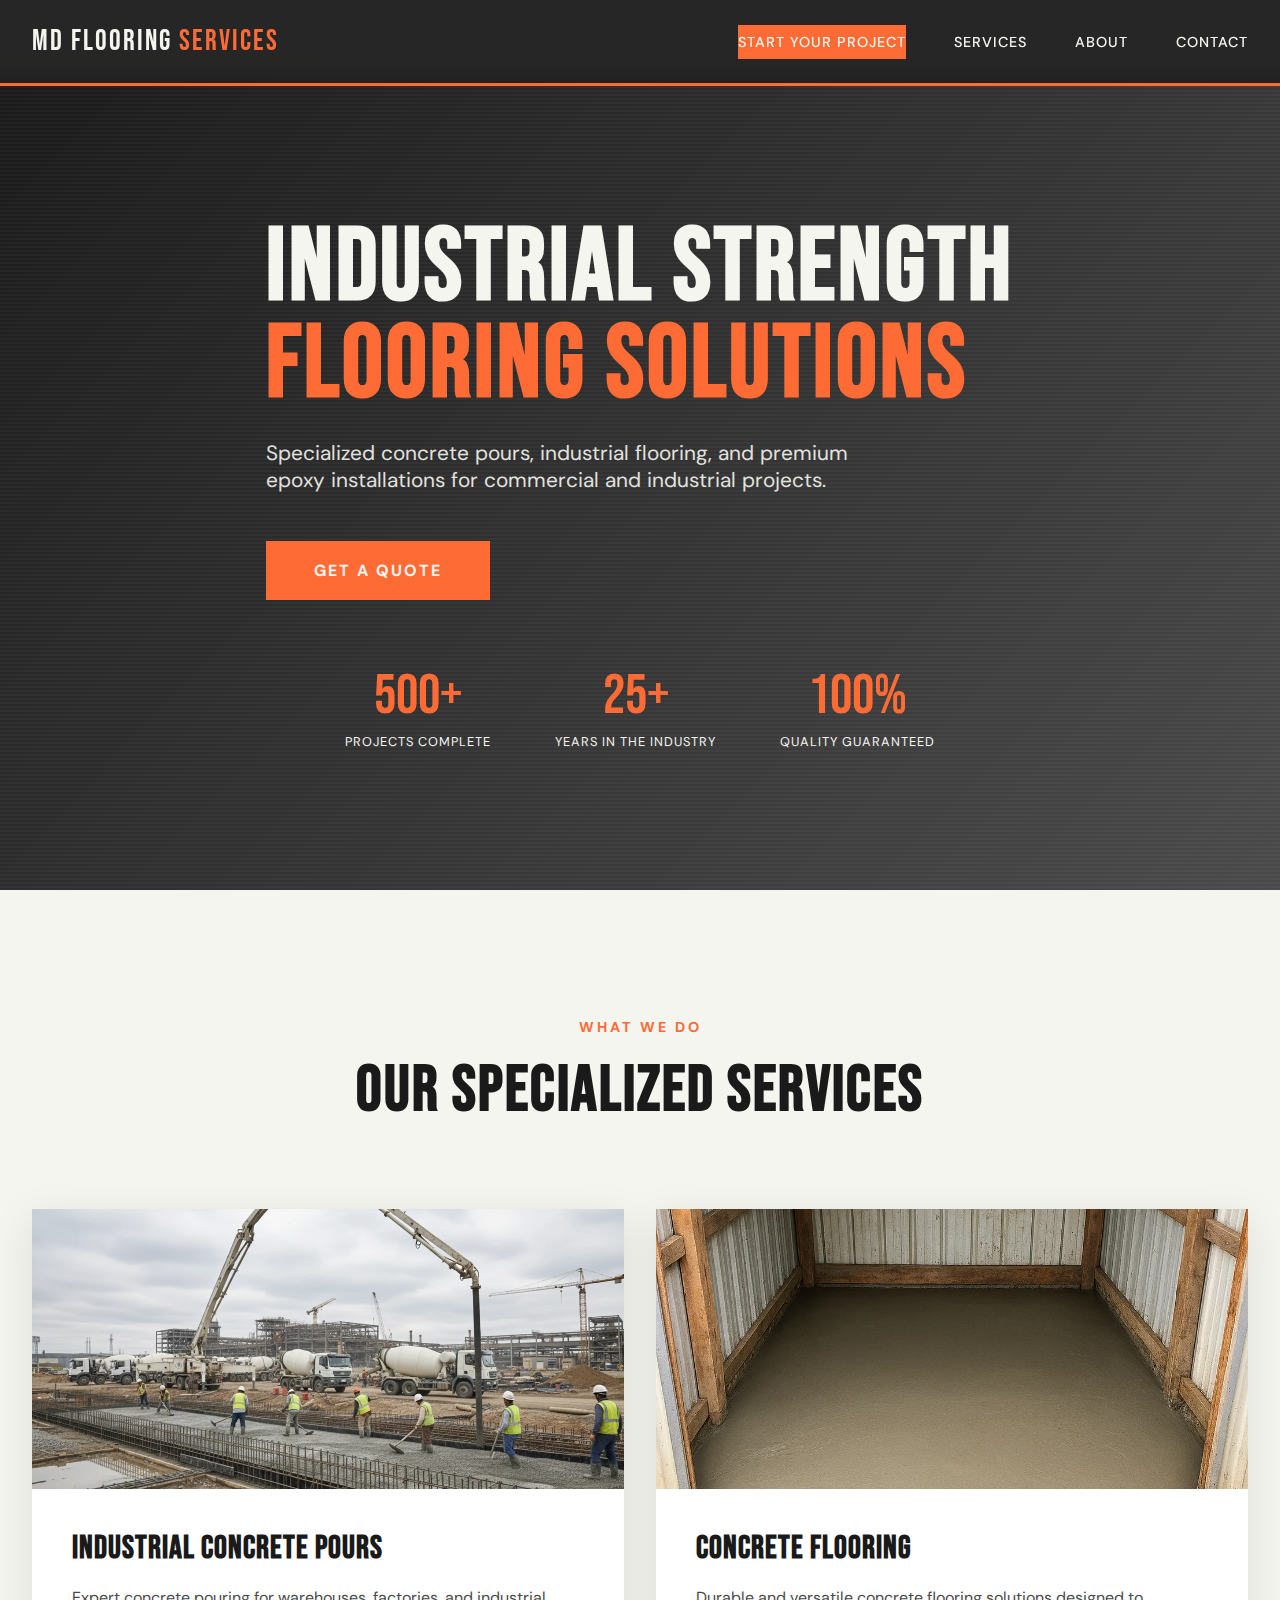
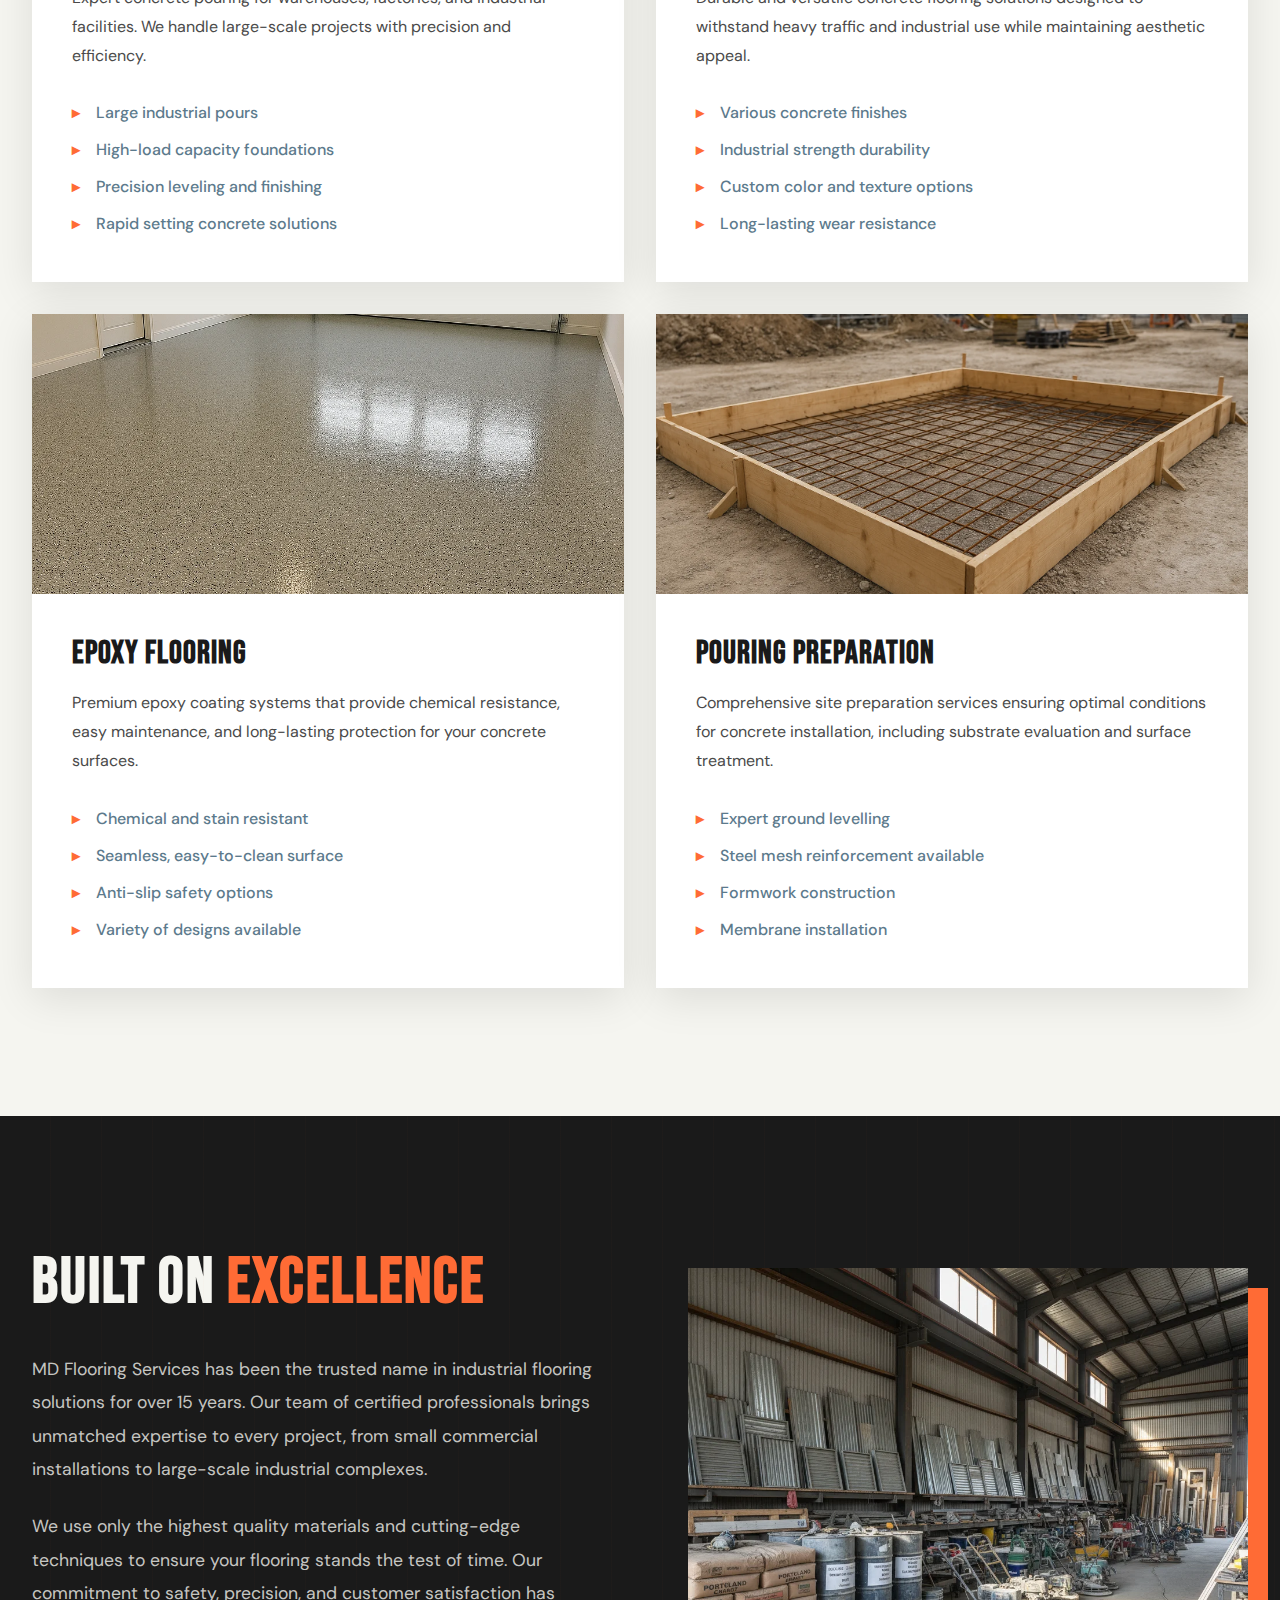
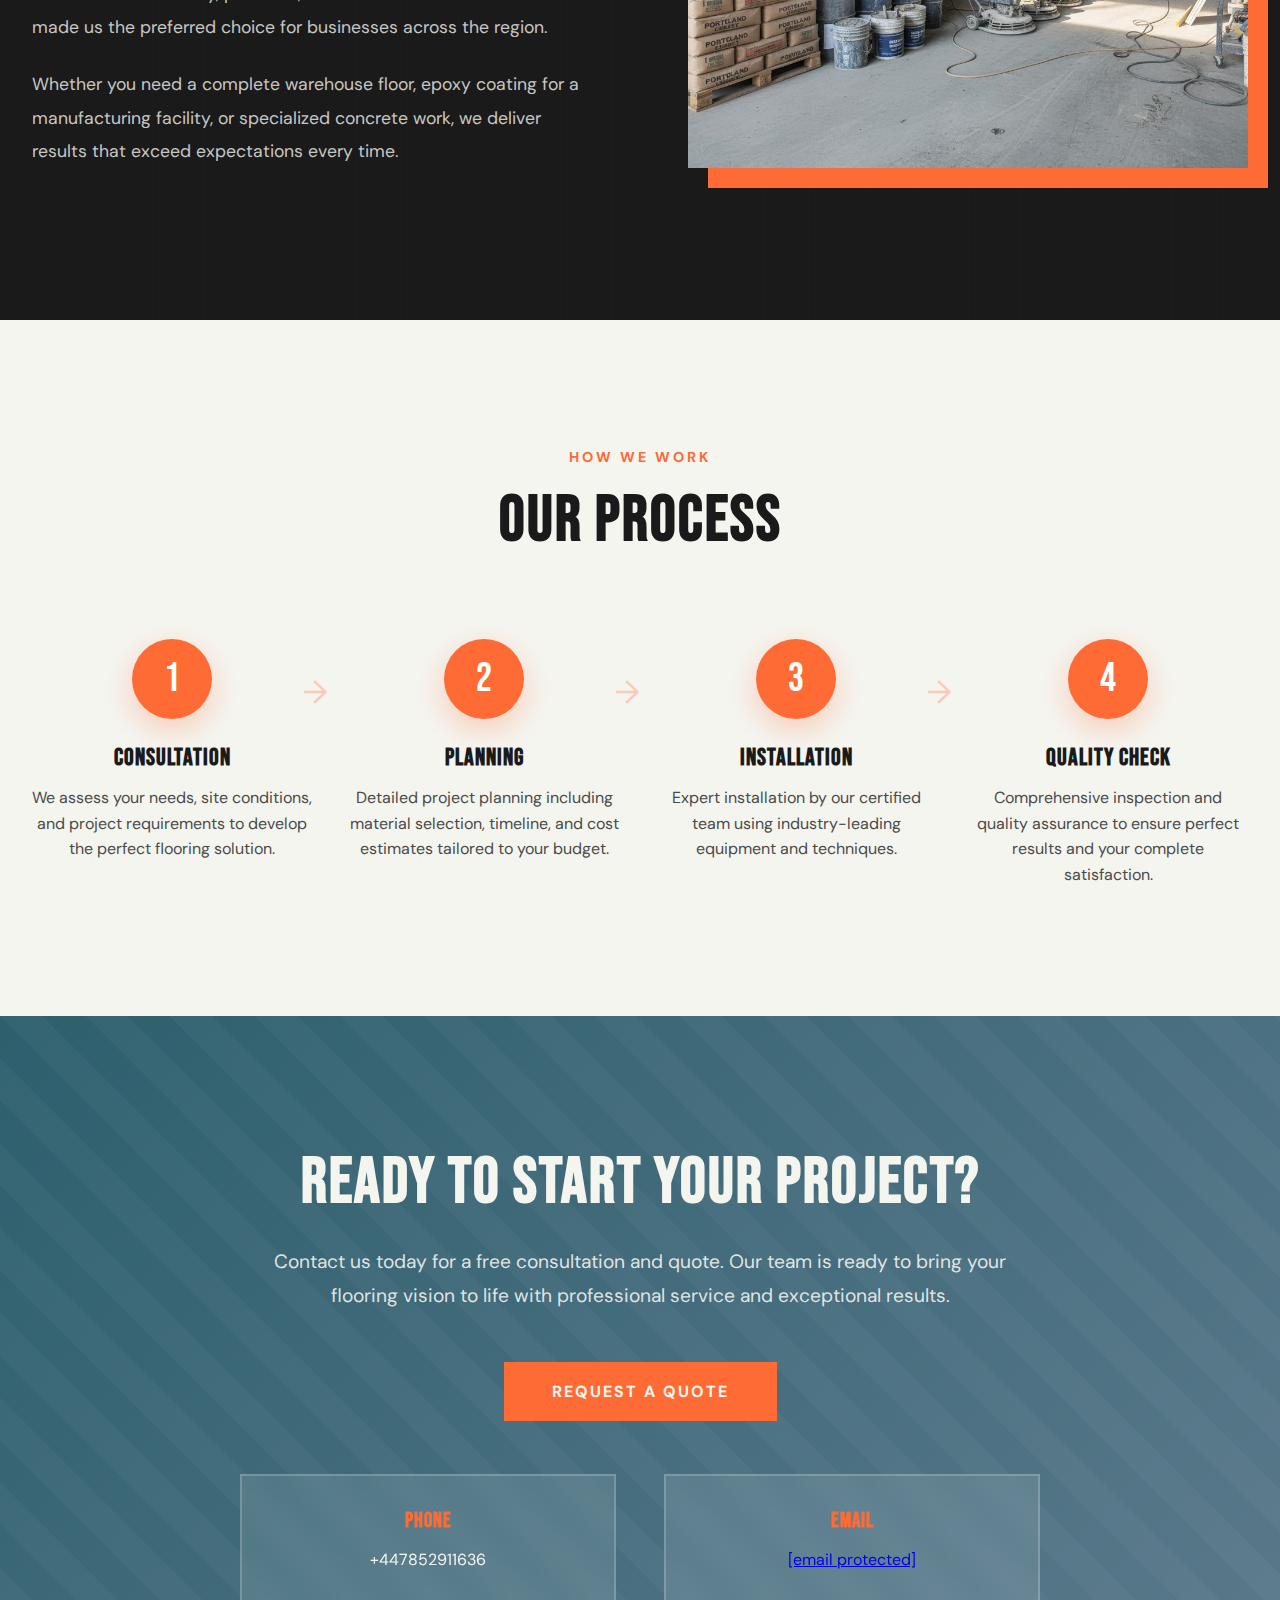
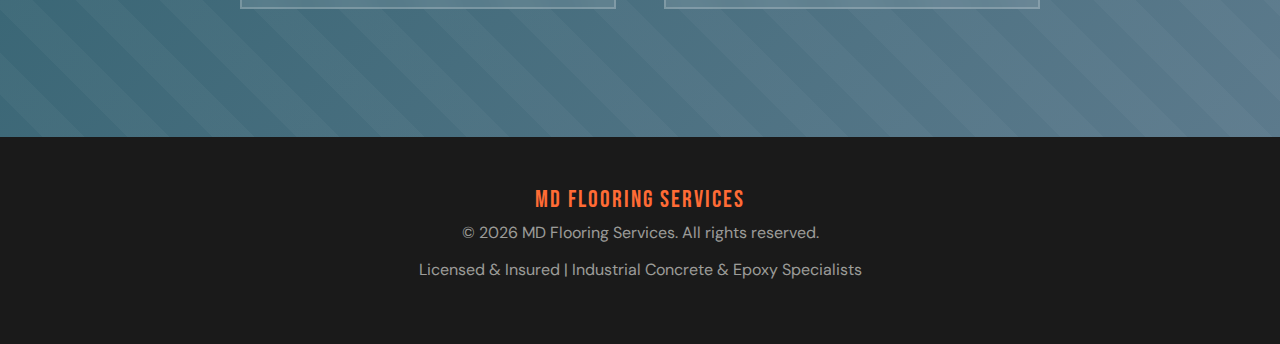
<file: index.html>
<!DOCTYPE html>
<html lang="en">
<head>
    <meta charset="UTF-8">
    <meta name="viewport" content="width=device-width, initial-scale=1.0">
    <title>MD Flooring Services | Industrial Concrete & Epoxy Specialists</title>
    <link rel="preconnect" href="https://fonts.googleapis.com">
    <link rel="preconnect" href="https://fonts.gstatic.com" crossorigin>
    <link href="https://fonts.googleapis.com/css2?family=Bebas+Neue&family=DM+Sans:wght@400;500;700&display=swap" rel="stylesheet">
    <link rel="stylesheet" href="styles.css">
</head>
<body>
    <!-- Navigation -->
    <nav>
        <div class="nav-container">
            <div class="logo">
                MD FLOORING <span>SERVICES</span>
            </div>
            <div class="mobile-menu-toggle" onclick="toggleMenu()">
                <span></span>
                <span></span>
                <span></span>
            </div>
            <ul class="nav-links" id="navLinks">
                <li><a href="quote.html" class="nav-cta" onclick="closeMenu()">Start Your Project</a></li>
                <li><a href="services.html" onclick="closeMenu()">Services</a></li>
                <li><a href="about.html" onclick="closeMenu()">About</a></li>
                <li><a href="contact.html" onclick="closeMenu()">Contact</a></li>
            </ul>
        </div>
    </nav>

    <!-- Hero Section -->
    <section class="hero">
        <div class="hero-content">
            <h1 class="hero-title">
                INDUSTRIAL STRENGTH
                <span>FLOORING SOLUTIONS</span>
            </h1>
            <p class="hero-subtitle">
                Specialized concrete pours, industrial flooring, and premium epoxy installations for commercial and industrial projects.
            </p>
            <a href="quote.html" class="cta-button">Get a Quote</a>
            <div class="hero-stats">
                <div class="stat">
                    <div class="stat-number">500+</div>
                    <div class="stat-label">Projects Complete</div>
                </div>
                <div class="stat">
                    <div class="stat-number">25+</div>
                    <div class="stat-label">Years in the Industry</div>
                </div>
                <div class="stat">
                    <div class="stat-number">100%</div>
                    <div class="stat-label">Quality Guaranteed</div>
                </div>
            </div>
        </div>
    </section>

    <!-- Services Section -->
    <section id="services" class="services">
        <div class="container">
            <div class="section-header">
                <div class="section-label">What We Do</div>
                <h2 class="section-title">Our Specialized Services</h2>
            </div>

            <div class="services-grid">
                <a href="services.html#industrial-concrete" class="service-card">
                    <div class="service-image">
                        <img src="Images/Industrial_pour.png" alt="Industrial Concrete Pours">
                    </div>
                    <div class="service-content">
                        <div class="service-number">01</div>
                        <h3 class="service-title">Industrial Concrete Pours</h3>
                        <p class="service-description">
                            Expert concrete pouring for warehouses, factories, and industrial facilities. We handle large-scale projects with precision and efficiency.
                        </p>
                        <ul class="service-features">
                            <li>Large industrial pours</li>
                            <li>High-load capacity foundations</li>
                            <li>Precision leveling and finishing</li>
                            <li>Rapid setting concrete solutions</li>
                        </ul>
                    </div>
                </a>

                <a href="services.html#concrete-flooring" class="service-card">
                    <div class="service-image">
                        <img src="Images/Concrete_flooring.png" alt="Concrete Flooring">
                    </div>
                    <div class="service-content">
                        <div class="service-number">02</div>
                        <h3 class="service-title">Concrete Flooring</h3>
                        <p class="service-description">
                            Durable and versatile concrete flooring solutions designed to withstand heavy traffic and industrial use while maintaining aesthetic appeal.
                        </p>
                        <ul class="service-features">
                            <li>Various concrete finishes</li>
                            <li>Industrial strength durability</li>
                            <li>Custom color and texture options</li>
                            <li>Long-lasting wear resistance</li>
                        </ul>
                    </div>
                </a>

                <a href="services.html#epoxy-flooring" class="service-card">
                    <div class="service-image">
                        <img src="Images/Epoxy_flooring.png" alt="Epoxy Flooring">
                    </div>
                    <div class="service-content">
                        <div class="service-number">03</div>
                        <h3 class="service-title">Epoxy Flooring</h3>
                        <p class="service-description">
                            Premium epoxy coating systems that provide chemical resistance, easy maintenance, and long-lasting protection for your concrete surfaces.
                        </p>
                        <ul class="service-features">
                            <li>Chemical and stain resistant</li>
                            <li>Seamless, easy-to-clean surface</li>
                            <li>Anti-slip safety options</li>
                            <li>Variety of designs available</li>
                        </ul>
                    </div>
                </a>

                <a href="services.html#pouring-preparation" class="service-card">
                    <div class="service-image">
                        <img src="Images/Pouring_preparation.png" alt="Pouring Preparation">
                    </div>
                    <div class="service-content">
                        <div class="service-number">04</div>
                        <h3 class="service-title">Pouring Preparation</h3>
                        <p class="service-description">
                            Comprehensive site preparation services ensuring optimal conditions for concrete installation, including substrate evaluation and surface treatment.
                        </p>
                        <ul class="service-features">
                            <li>Expert ground levelling</li>
                            <li>Steel mesh reinforcement available</li>
                            <li>Formwork construction</li>
                            <li>Membrane installation</li>
                        </ul>
                    </div>
                </a>
            </div>
        </div>
    </section>

    <!-- About Section -->
    <section id="about" class="about">
        <div class="about-content">
            <div class="about-text">
                <h2>
                    BUILT ON <span>EXCELLENCE</span>
                </h2>
                <p>
                    MD Flooring Services has been the trusted name in industrial flooring solutions for over 15 years. Our team of certified professionals brings unmatched expertise to every project, from small commercial installations to large-scale industrial complexes.
                </p>
                <p>
                    We use only the highest quality materials and cutting-edge techniques to ensure your flooring stands the test of time. Our commitment to safety, precision, and customer satisfaction has made us the preferred choice for businesses across the region.
                </p>
                <p>
                    Whether you need a complete warehouse floor, epoxy coating for a manufacturing facility, or specialized concrete work, we deliver results that exceed expectations every time.
                </p>
            </div>
            <div class="about-image">
                <img src="Images/Homepage_photo_card_big.png" alt="MD Flooring Services Facility">
            </div>
        </div>
    </section>

    <!-- Process Section -->
    <section id="process" class="process">
        <div class="container">
            <div class="section-header">
                <div class="section-label">How We Work</div>
                <h2 class="section-title">Our Process</h2>
            </div>

            <div class="process-steps">
                <div class="step">
                    <div class="step-number">1</div>
                    <h3 class="step-title">Consultation</h3>
                    <p class="step-description">
                        We assess your needs, site conditions, and project requirements to develop the perfect flooring solution.
                    </p>
                </div>

                <div class="step">
                    <div class="step-number">2</div>
                    <h3 class="step-title">Planning</h3>
                    <p class="step-description">
                        Detailed project planning including material selection, timeline, and cost estimates tailored to your budget.
                    </p>
                </div>

                <div class="step">
                    <div class="step-number">3</div>
                    <h3 class="step-title">Installation</h3>
                    <p class="step-description">
                        Expert installation by our certified team using industry-leading equipment and techniques.
                    </p>
                </div>

                <div class="step">
                    <div class="step-number">4</div>
                    <h3 class="step-title">Quality Check</h3>
                    <p class="step-description">
                        Comprehensive inspection and quality assurance to ensure perfect results and your complete satisfaction.
                    </p>
                </div>
            </div>
        </div>
    </section>

    <!-- Contact Section -->
    <section id="contact" class="contact">
        <div class="contact-content">
            <h2>Ready to Start Your Project?</h2>
            <p>
                Contact us today for a free consultation and quote. Our team is ready to bring your flooring vision to life with professional service and exceptional results.
            </p>
            <a href="quote.html" class="cta-button">Request a Quote</a>

            <div class="contact-info">
                <div class="contact-item">
                    <h3>Phone</h3>
                    <p>+447852911636</p>
                </div>
                <div class="contact-item">
                    <h3>Email</h3>
                    <p><a href="/cdn-cgi/l/email-protection" class="__cf_email__" data-cfemail="610c05070d0e0e13080f061211040208000d08121521060c00080d4f020e0c">[email&#160;protected]</a></p>
                </div>
            </div>
        </div>
    </section>

    <!-- Footer -->
    <footer>
        <div class="footer-logo">MD FLOORING SERVICES</div>
        <p>&copy; 2026 MD Flooring Services. All rights reserved.</p>
        <p>Licensed & Insured | Industrial Concrete & Epoxy Specialists</p>
    </footer>

    <script>
        function toggleMenu() {
            const navLinks = document.getElementById('navLinks');
            const toggle = document.querySelector('.mobile-menu-toggle');
            navLinks.classList.toggle('active');
            toggle.classList.toggle('active');
        }

        function closeMenu() {
            const navLinks = document.getElementById('navLinks');
            const toggle = document.querySelector('.mobile-menu-toggle');
            navLinks.classList.remove('active');
            toggle.classList.remove('active');
        }

        // Close menu when clicking outside
        document.addEventListener('click', function(event) {
            const navLinks = document.getElementById('navLinks');
            const toggle = document.querySelector('.mobile-menu-toggle');
            const nav = document.querySelector('nav');
            
            if (!nav.contains(event.target) && navLinks.classList.contains('active')) {
                closeMenu();
            }
        });

        // Reset menu state on page load to fix back button issue
        window.addEventListener('DOMContentLoaded', function() {
            const navLinks = document.getElementById('navLinks');
            const toggle = document.querySelector('.mobile-menu-toggle');
            if (navLinks && toggle) {
                navLinks.classList.remove('active');
                toggle.classList.remove('active');
            }
        });
    </script>
</body>
</html>
</file>
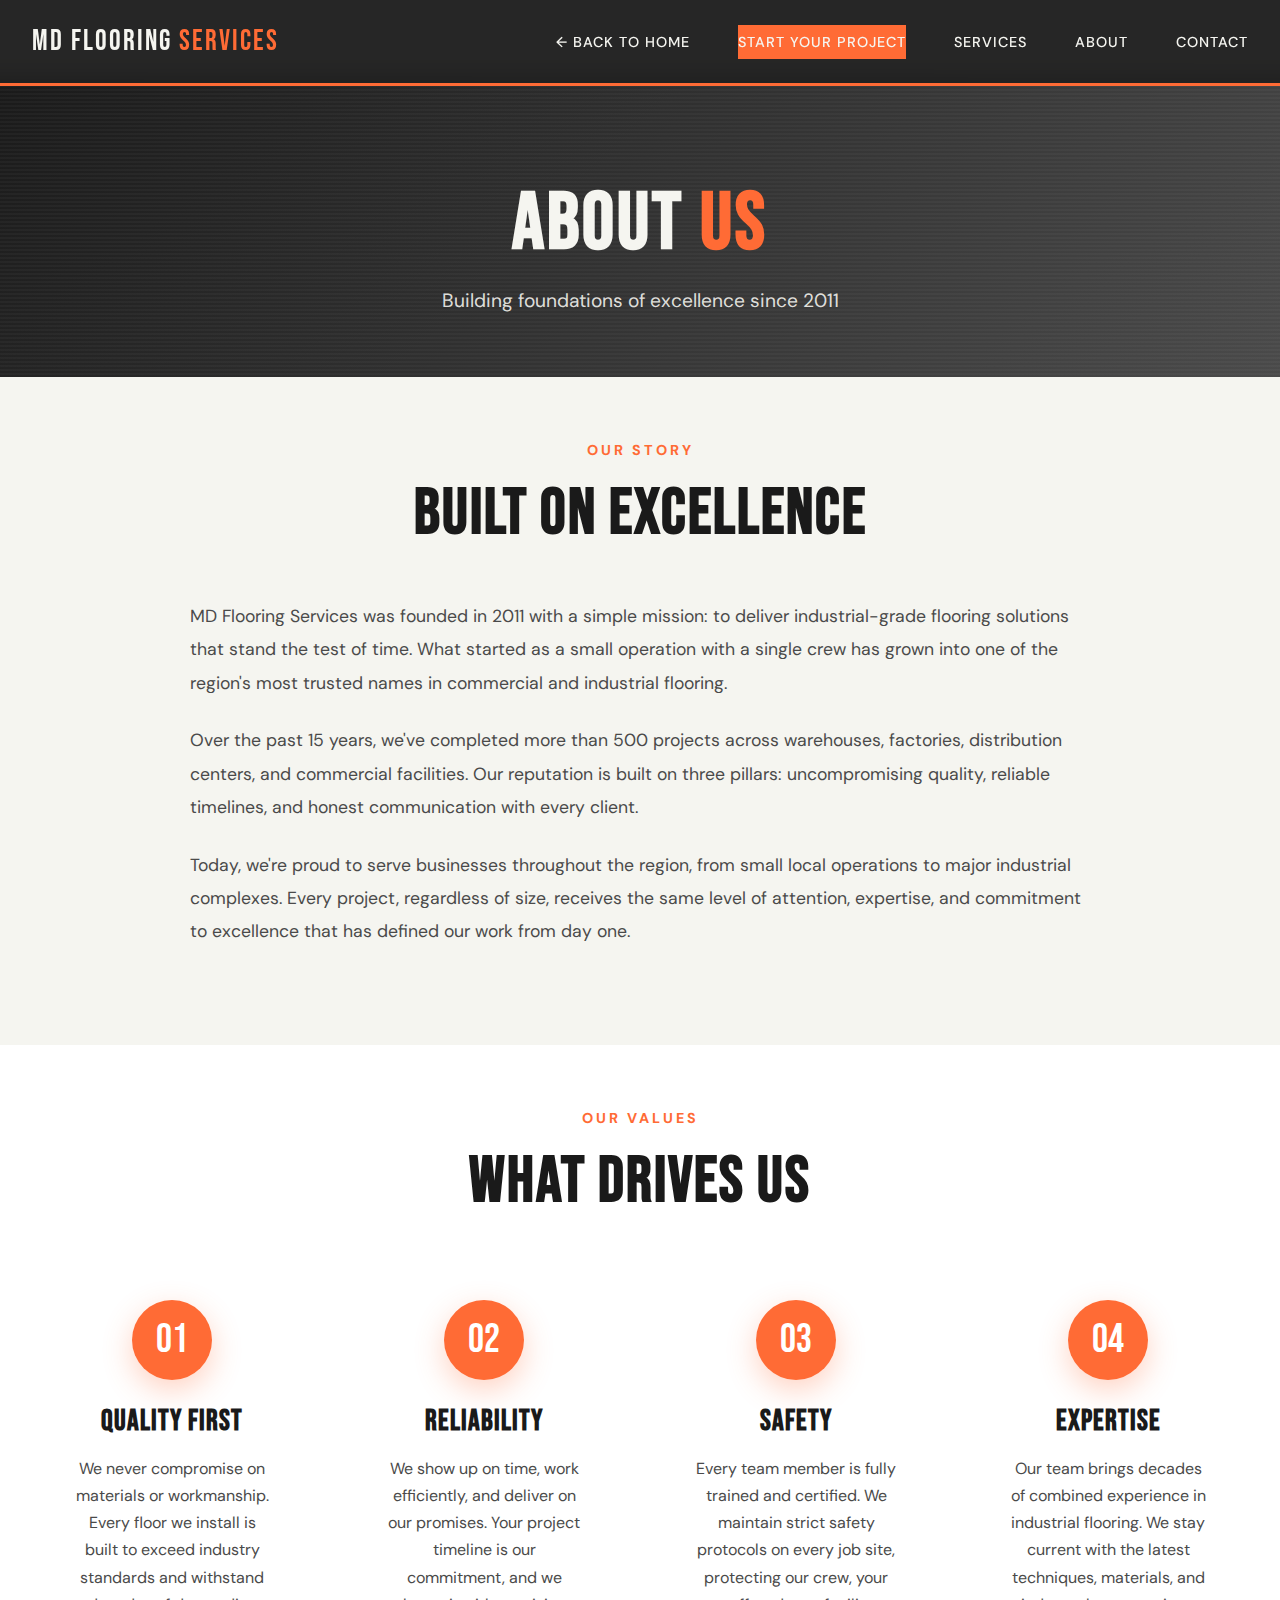
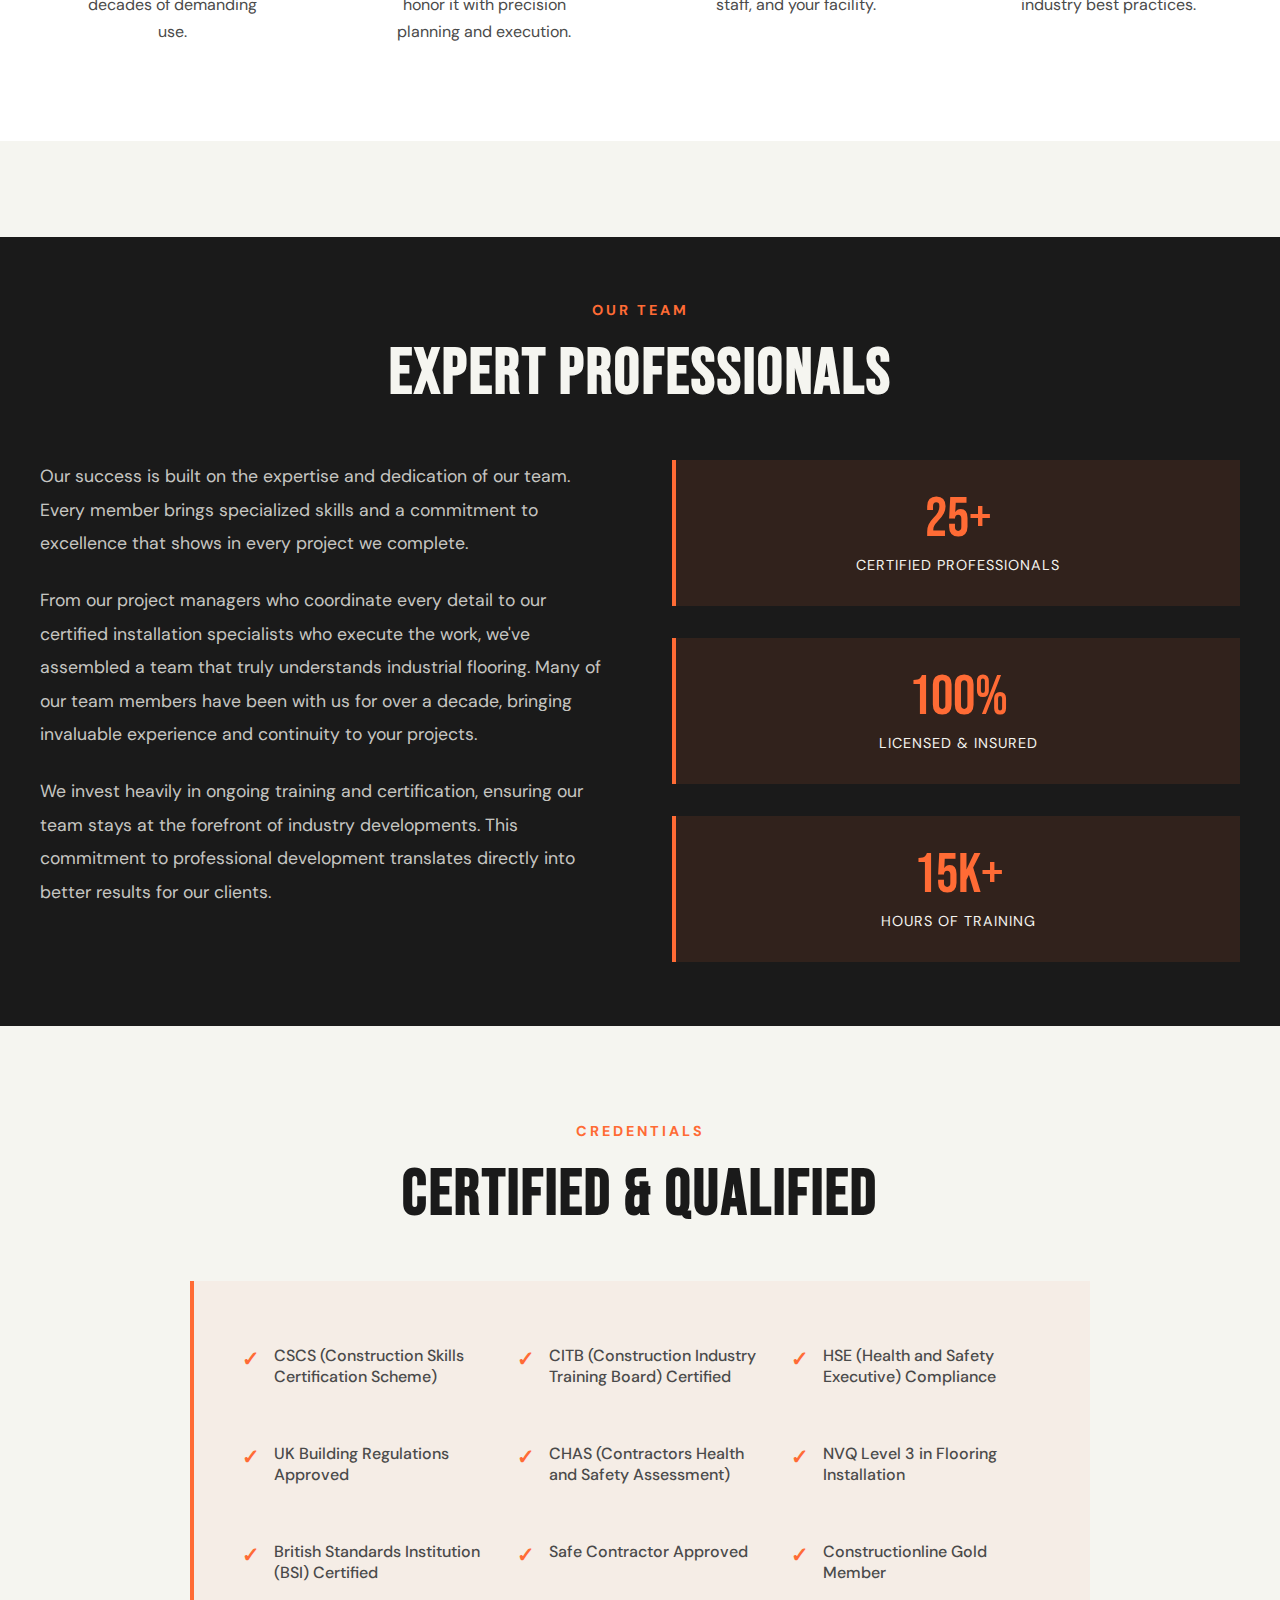
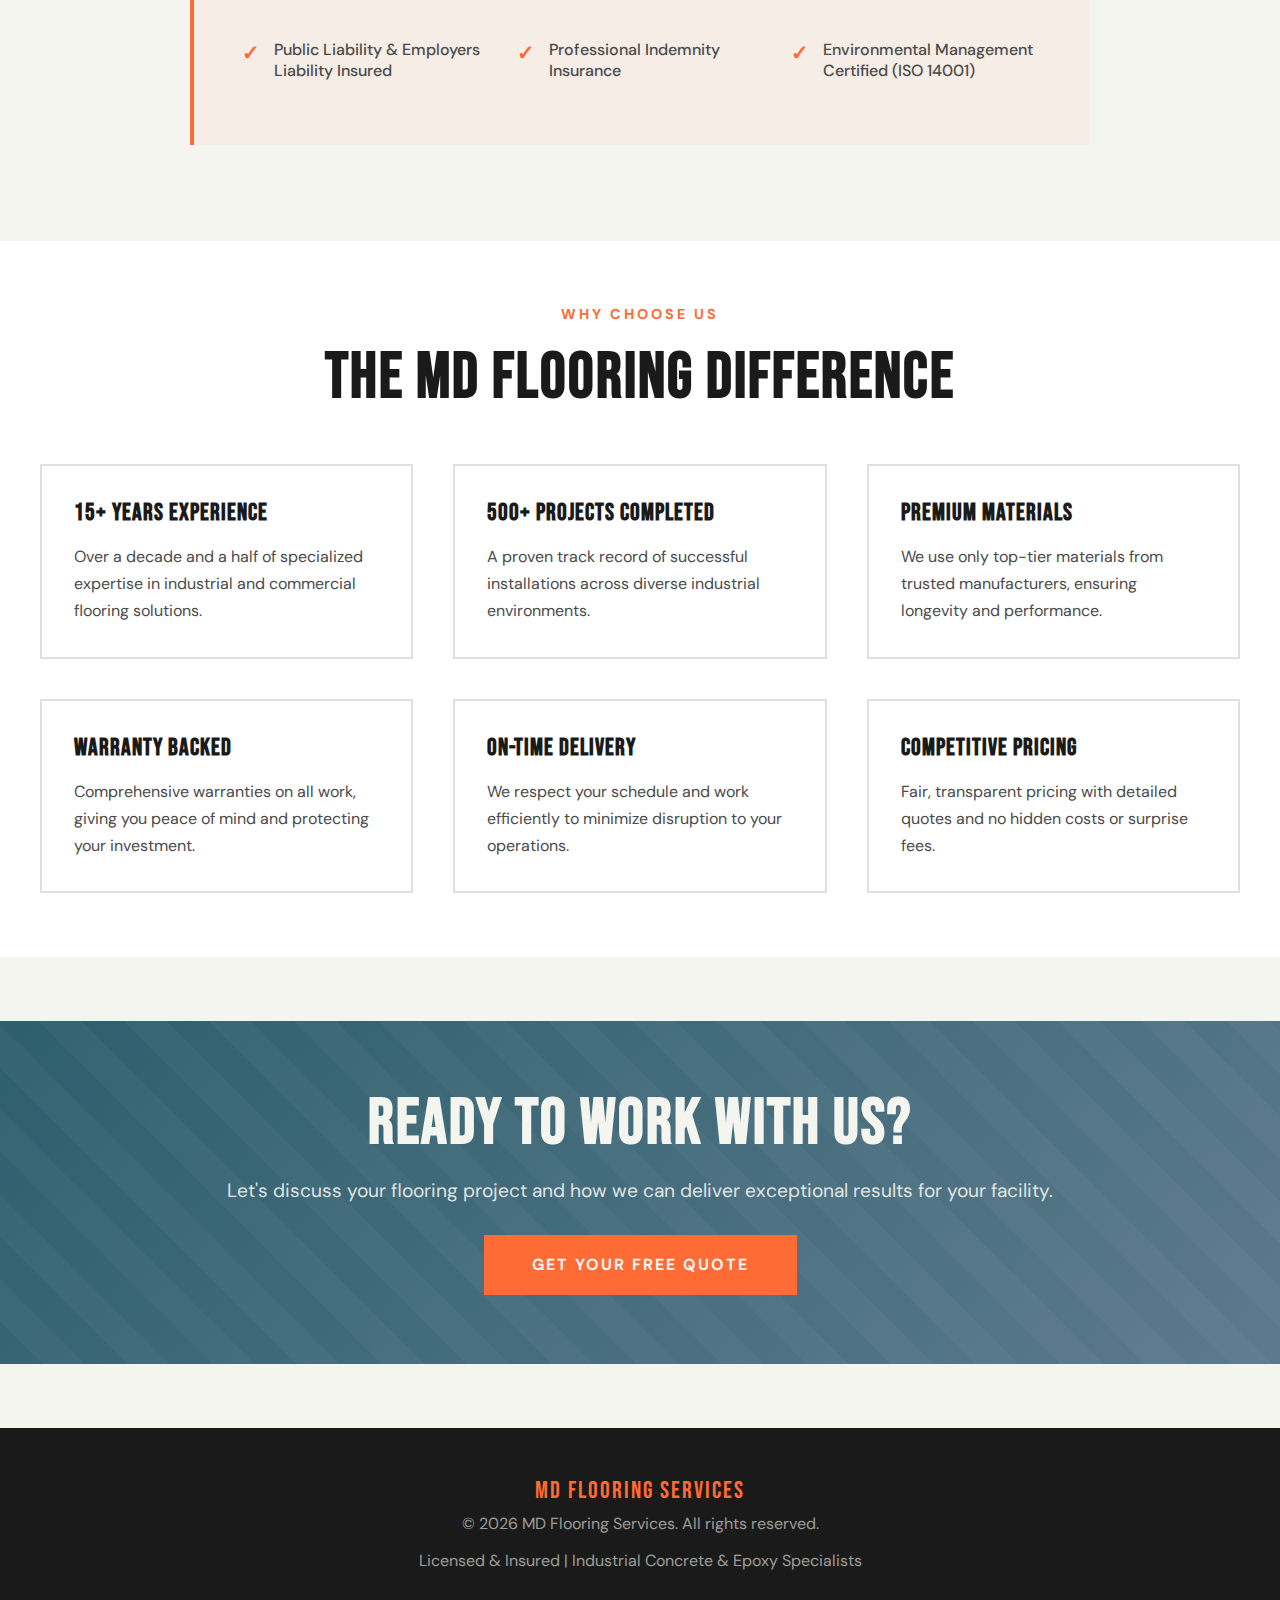
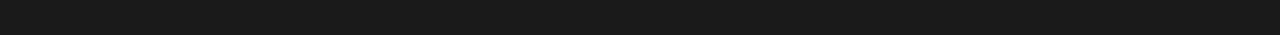
<file: about.html>
<!DOCTYPE html>
<html lang="en">
<head>
    <meta charset="UTF-8">
    <meta name="viewport" content="width=device-width, initial-scale=1.0">
    <title>About Us | MD Flooring Services</title>
    <link rel="preconnect" href="https://fonts.googleapis.com">
    <link rel="preconnect" href="https://fonts.gstatic.com" crossorigin>
    <link href="https://fonts.googleapis.com/css2?family=Bebas+Neue&family=DM+Sans:wght@400;500;700&display=swap" rel="stylesheet">
    <link rel="stylesheet" href="styles.css">
</head>
<body>
    <!-- Navigation -->
    <nav>
        <div class="nav-container">
            <div class="logo">
                MD FLOORING <span>SERVICES</span>
            </div>
            <div class="mobile-menu-toggle" onclick="toggleMenu()">
                <span></span>
                <span></span>
                <span></span>
            </div>
            <ul class="nav-links" id="navLinks">
                <li><a href="index.html" onclick="closeMenu()">← Back to Home</a></li>
                <li><a href="quote.html" class="nav-cta" onclick="closeMenu()">Start Your Project</a></li>
                <li><a href="services.html" onclick="closeMenu()">Services</a></li>
                <li><a href="about.html" onclick="closeMenu()">About</a></li>
                <li><a href="contact.html" onclick="closeMenu()">Contact</a></li>
            </ul>
        </div>
    </nav>

    <!-- Page Hero -->
    <section class="page-hero">
        <h1>ABOUT <span>US</span></h1>
        <p>Building foundations of excellence since 2011</p>
    </section>

    <!-- About Content -->
    <section class="about-page-content">
        <div class="container">
            <!-- Company Story -->
            <div class="about-section">
                <div class="about-section-header">
                    <div class="section-label">Our Story</div>
                    <h2 class="section-title">Built on Excellence</h2>
                </div>
                <div class="about-text-content">
                    <p>
                        MD Flooring Services was founded in 2011 with a simple mission: to deliver industrial-grade flooring solutions that stand the test of time. What started as a small operation with a single crew has grown into one of the region's most trusted names in commercial and industrial flooring.
                    </p>
                    <p>
                        Over the past 15 years, we've completed more than 500 projects across warehouses, factories, distribution centers, and commercial facilities. Our reputation is built on three pillars: uncompromising quality, reliable timelines, and honest communication with every client.
                    </p>
                    <p>
                        Today, we're proud to serve businesses throughout the region, from small local operations to major industrial complexes. Every project, regardless of size, receives the same level of attention, expertise, and commitment to excellence that has defined our work from day one.
                    </p>
                </div>
            </div>

            <!-- Values Section -->
            <div class="values-section">
                <div class="about-section-header">
                    <div class="section-label">Our Values</div>
                    <h2 class="section-title">What Drives Us</h2>
                </div>
                <div class="values-grid">
                    <div class="value-card">
                        <div class="value-icon">
                            <div class="value-number">01</div>
                        </div>
                        <h3>Quality First</h3>
                        <p>We never compromise on materials or workmanship. Every floor we install is built to exceed industry standards and withstand decades of demanding use.</p>
                    </div>
                    <div class="value-card">
                        <div class="value-icon">
                            <div class="value-number">02</div>
                        </div>
                        <h3>Reliability</h3>
                        <p>We show up on time, work efficiently, and deliver on our promises. Your project timeline is our commitment, and we honor it with precision planning and execution.</p>
                    </div>
                    <div class="value-card">
                        <div class="value-icon">
                            <div class="value-number">03</div>
                        </div>
                        <h3>Safety</h3>
                        <p>Every team member is fully trained and certified. We maintain strict safety protocols on every job site, protecting our crew, your staff, and your facility.</p>
                    </div>
                    <div class="value-card">
                        <div class="value-icon">
                            <div class="value-number">04</div>
                        </div>
                        <h3>Expertise</h3>
                        <p>Our team brings decades of combined experience in industrial flooring. We stay current with the latest techniques, materials, and industry best practices.</p>
                    </div>
                </div>
            </div>

            <!-- Team Section -->
            <div class="about-section team-section">
                <div class="about-section-header">
                    <div class="section-label">Our Team</div>
                    <h2 class="section-title">Expert Professionals</h2>
                </div>
                <div class="team-content">
                    <div class="team-text">
                        <p>
                            Our success is built on the expertise and dedication of our team. Every member brings specialized skills and a commitment to excellence that shows in every project we complete.
                        </p>
                        <p>
                            From our project managers who coordinate every detail to our certified installation specialists who execute the work, we've assembled a team that truly understands industrial flooring. Many of our team members have been with us for over a decade, bringing invaluable experience and continuity to your projects.
                        </p>
                        <p>
                            We invest heavily in ongoing training and certification, ensuring our team stays at the forefront of industry developments. This commitment to professional development translates directly into better results for our clients.
                        </p>
                    </div>
                    <div class="team-stats">
                        <div class="team-stat-item">
                            <div class="team-stat-number">25+</div>
                            <div class="team-stat-label">Certified Professionals</div>
                        </div>
                        <div class="team-stat-item">
                            <div class="team-stat-number">100%</div>
                            <div class="team-stat-label">Licensed & Insured</div>
                        </div>
                        <div class="team-stat-item">
                            <div class="team-stat-number">15K+</div>
                            <div class="team-stat-label">Hours of Training</div>
                        </div>
                    </div>
                </div>
            </div>

            <!-- Certifications Section -->
            <div class="certifications-section">
                <div class="about-section-header">
                    <div class="section-label">Credentials</div>
                    <h2 class="section-title">Certified & Qualified</h2>
                </div>
                <div class="certifications-content">
                    <ul class="certifications-list">
                        <li>CSCS (Construction Skills Certification Scheme)</li>
                        <li>CITB (Construction Industry Training Board) Certified</li>
                        <li>HSE (Health and Safety Executive) Compliance</li>
                        <li>UK Building Regulations Approved</li>
                        <li>CHAS (Contractors Health and Safety Assessment)</li>
                        <li>NVQ Level 3 in Flooring Installation</li>
                        <li>British Standards Institution (BSI) Certified</li>
                        <li>Safe Contractor Approved</li>
                        <li>Constructionline Gold Member</li>
                        <li>Public Liability & Employers Liability Insured</li>
                        <li>Professional Indemnity Insurance</li>
                        <li>Environmental Management Certified (ISO 14001)</li>
                    </ul>
                </div>
            </div>

            <!-- Why Choose Us -->
            <div class="why-choose-section">
                <div class="about-section-header">
                    <div class="section-label">Why Choose Us</div>
                    <h2 class="section-title">The MD Flooring Difference</h2>
                </div>
                <div class="why-choose-grid">
                    <div class="why-choose-item">
                        <h3>15+ Years Experience</h3>
                        <p>Over a decade and a half of specialized expertise in industrial and commercial flooring solutions.</p>
                    </div>
                    <div class="why-choose-item">
                        <h3>500+ Projects Completed</h3>
                        <p>A proven track record of successful installations across diverse industrial environments.</p>
                    </div>
                    <div class="why-choose-item">
                        <h3>Premium Materials</h3>
                        <p>We use only top-tier materials from trusted manufacturers, ensuring longevity and performance.</p>
                    </div>
                    <div class="why-choose-item">
                        <h3>Warranty Backed</h3>
                        <p>Comprehensive warranties on all work, giving you peace of mind and protecting your investment.</p>
                    </div>
                    <div class="why-choose-item">
                        <h3>On-Time Delivery</h3>
                        <p>We respect your schedule and work efficiently to minimize disruption to your operations.</p>
                    </div>
                    <div class="why-choose-item">
                        <h3>Competitive Pricing</h3>
                        <p>Fair, transparent pricing with detailed quotes and no hidden costs or surprise fees.</p>
                    </div>
                </div>
            </div>

            <!-- CTA Section -->
            <div class="about-cta">
                <h2>Ready to Work With Us?</h2>
                <p>Let's discuss your flooring project and how we can deliver exceptional results for your facility.</p>
                <a href="quote.html" class="cta-button">Get Your Free Quote</a>
            </div>
        </div>
    </section>

    <!-- Footer -->
    <footer>
        <div class="footer-logo">MD FLOORING SERVICES</div>
        <p>&copy; 2026 MD Flooring Services. All rights reserved.</p>
        <p>Licensed & Insured | Industrial Concrete & Epoxy Specialists</p>
    </footer>

    <script>
        function toggleMenu() {
            const navLinks = document.getElementById('navLinks');
            const toggle = document.querySelector('.mobile-menu-toggle');
            navLinks.classList.toggle('active');
            toggle.classList.toggle('active');
        }

        function closeMenu() {
            const navLinks = document.getElementById('navLinks');
            const toggle = document.querySelector('.mobile-menu-toggle');
            navLinks.classList.remove('active');
            toggle.classList.remove('active');
        }

        // Close menu when clicking outside
        document.addEventListener('click', function(event) {
            const navLinks = document.getElementById('navLinks');
            const toggle = document.querySelector('.mobile-menu-toggle');
            const nav = document.querySelector('nav');
            
            if (!nav.contains(event.target) && navLinks.classList.contains('active')) {
                closeMenu();
            }
        });
        
        // Reset menu state on page load to fix back button issue
        window.addEventListener('DOMContentLoaded', function() {
            const navLinks = document.getElementById('navLinks');
            const toggle = document.querySelector('.mobile-menu-toggle');
            if (navLinks && toggle) {
                navLinks.classList.remove('active');
                toggle.classList.remove('active');
            }
        });
    </script>
</body>
</html>
</file>
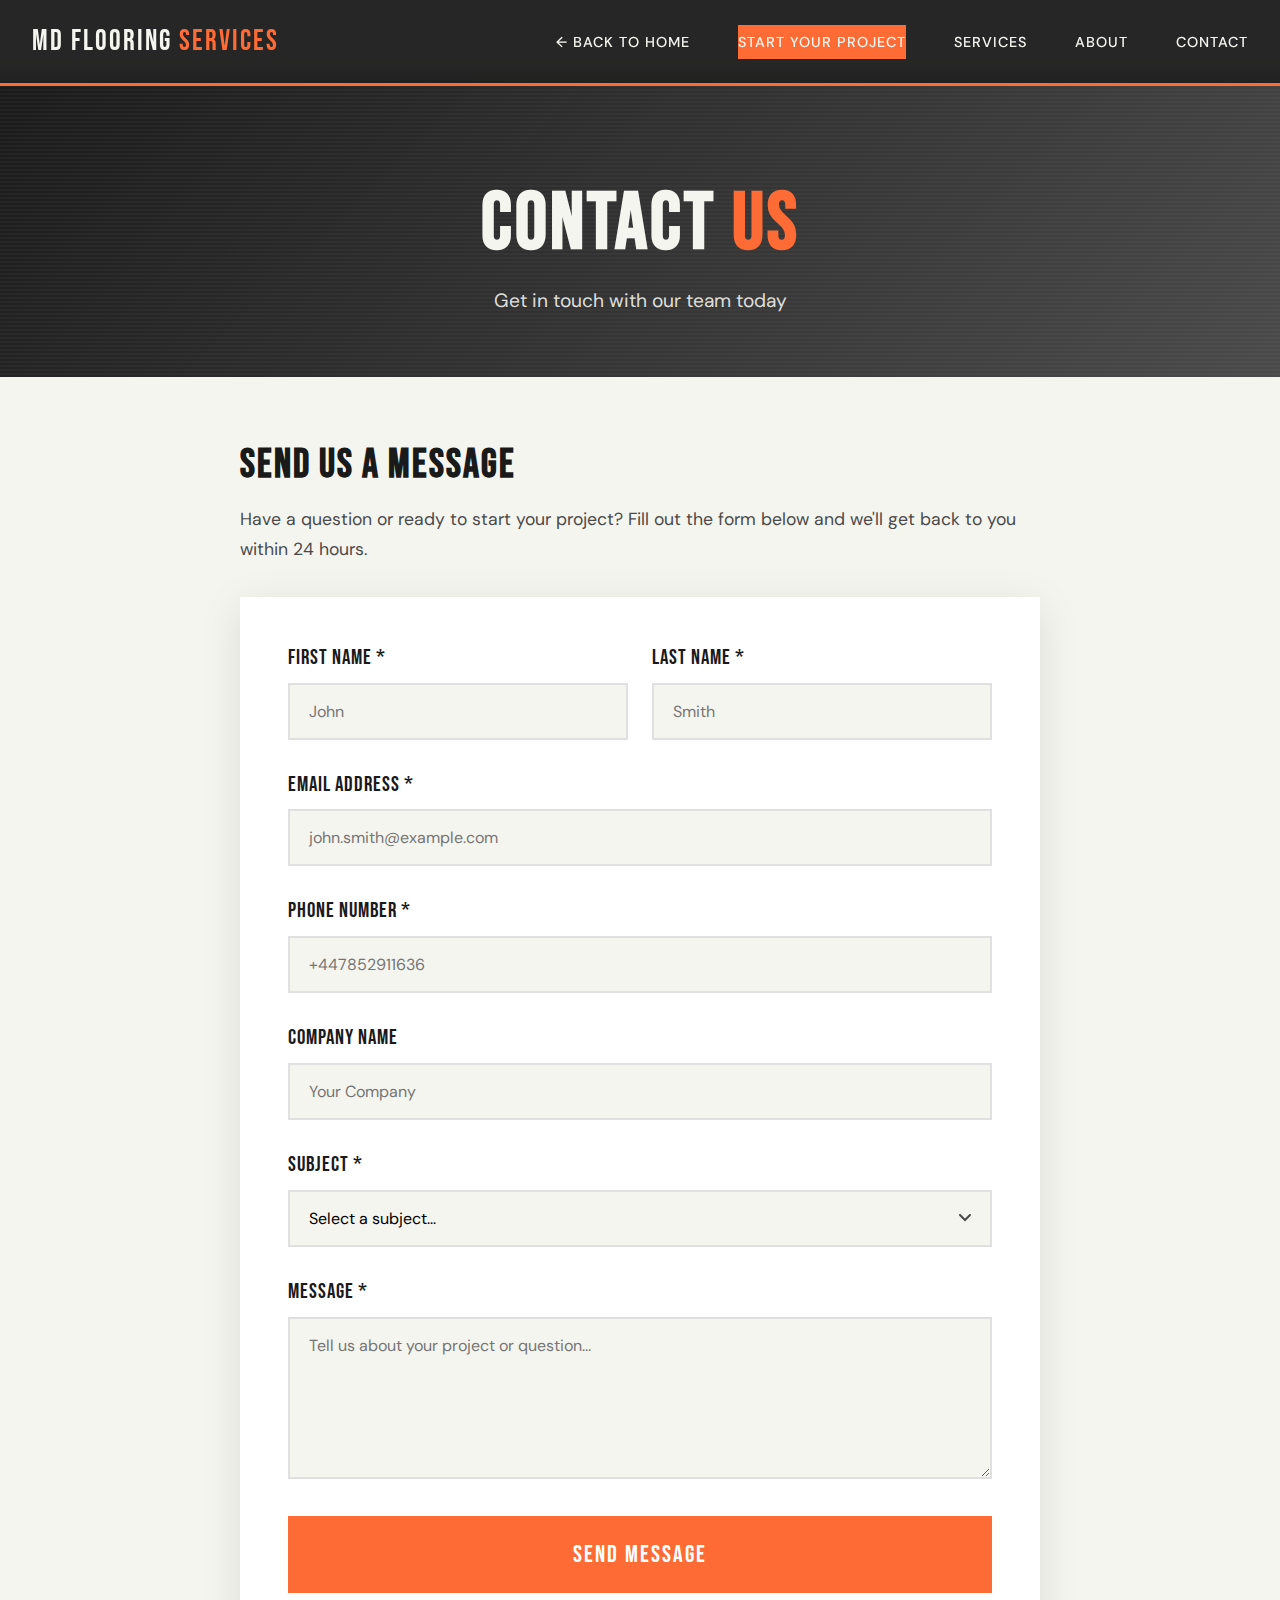
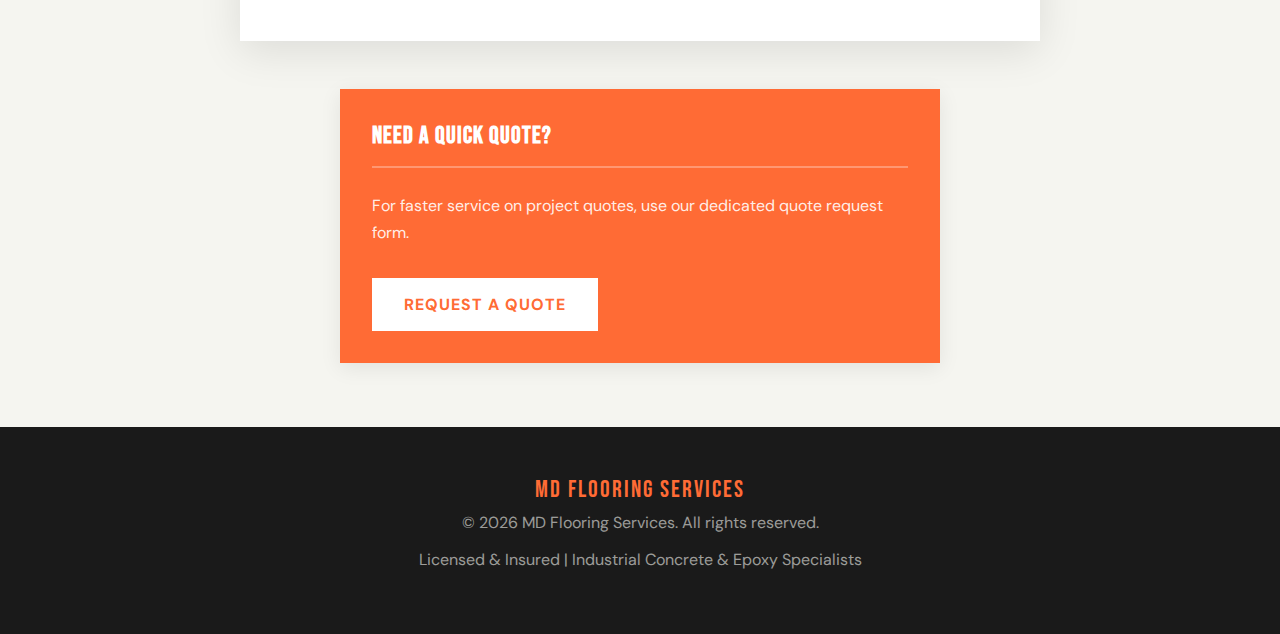
<file: contact.html>
<!DOCTYPE html>
<html lang="en">
<head>
    <meta charset="UTF-8">
    <meta name="viewport" content="width=device-width, initial-scale=1.0">
    <title>Contact Us | MD Flooring Services</title>
    <link rel="preconnect" href="https://fonts.googleapis.com">
    <link rel="preconnect" href="https://fonts.gstatic.com" crossorigin>
    <link href="https://fonts.googleapis.com/css2?family=Bebas+Neue&family=DM+Sans:wght@400;500;700&display=swap" rel="stylesheet">
    <link rel="stylesheet" href="styles.css">
</head>
<body>
    <!-- Navigation -->
    <nav>
        <div class="nav-container">
            <div class="logo">
                MD FLOORING <span>SERVICES</span>
            </div>
            <div class="mobile-menu-toggle" onclick="toggleMenu()">
                <span></span>
                <span></span>
                <span></span>
            </div>
            <ul class="nav-links" id="navLinks">
                <li><a href="index.html" onclick="closeMenu()">← Back to Home</a></li>
                <li><a href="quote.html" class="nav-cta" onclick="closeMenu()">Start Your Project</a></li>
                <li><a href="services.html" onclick="closeMenu()">Services</a></li>
                <li><a href="about.html" onclick="closeMenu()">About</a></li>
                <li><a href="contact.html" onclick="closeMenu()">Contact</a></li>
            </ul>
        </div>
    </nav>

    <!-- Page Hero -->
    <section class="page-hero">
        <h1>CONTACT <span>US</span></h1>
        <p>Get in touch with our team today</p>
    </section>

    <!-- Contact Content -->
    <section class="contact-page-content">
        <div class="container">
            <!-- Contact Form -->
            <div class="contact-form-section-full">
                <h2>Send Us a Message</h2>
                <p class="contact-intro">Have a question or ready to start your project? Fill out the form below and we'll get back to you within 24 hours.</p>
                
                <form class="contact-page-form" id="contactForm">
                    <div class="success-message" id="contactSuccessMessage">
                        Thank you for contacting us! We'll get back to you within 24 hours.
                    </div>

                    <div class="error-message" id="contactErrorMessage" style="display: none;">
                    </div>

                    <div class="form-row">
                        <div class="form-group">
                            <label for="firstName">First Name *</label>
                            <input type="text" id="firstName" name="firstName" required placeholder="John">
                        </div>
                        <div class="form-group">
                            <label for="lastName">Last Name *</label>
                            <input type="text" id="lastName" name="lastName" required placeholder="Smith">
                        </div>
                    </div>

                    <div class="form-group">
                        <label for="email">Email Address *</label>
                        <input type="email" id="email" name="email" required placeholder="john.smith@example.com">
                        <span class="contact-email-error" style="color: #d32f2f; font-size: 0.9rem; display: none;">Please enter a valid email address</span>
                    </div>

                    <div class="form-group">
                        <label for="phone">Phone Number *</label>
                        <input type="tel" id="phone" name="phone" required placeholder="+447852911636">
                    </div>

                    <div class="form-group">
                        <label for="company">Company Name</label>
                        <input type="text" id="company" name="company" placeholder="Your Company">
                    </div>

                    <div class="form-group">
                        <label for="subject">Subject *</label>
                        <select id="subject" name="subject" required>
                            <option value="">Select a subject...</option>
                            <option value="quote">Request a Quote</option>
                            <option value="question">General Question</option>
                            <option value="existing">Existing Project</option>
                            <option value="emergency">Emergency/Urgent</option>
                            <option value="other">Other</option>
                        </select>
                    </div>

                    <div class="form-group">
                        <label for="message">Message *</label>
                        <textarea 
                            id="message" 
                            name="message" 
                            required 
                            placeholder="Tell us about your project or question..."
                            rows="6"
                        ></textarea>
                    </div>

                    <button type="submit" class="submit-button">Send Message</button>
                </form>
            </div>

            <!-- Contact Information - Moved Below Form -->
            <div class="contact-info-section-below">
                <div class="contact-info-block quick-quote-block">
                    <h3>Need a Quick Quote?</h3>
                    <div class="info-content">
                        <p>For faster service on project quotes, use our dedicated quote request form.</p>
                        <a href="quote.html" class="quick-quote-button">Request a Quote</a>
                    </div>
                </div>
            </div>
        </div>
    </section>

    <!-- Footer -->
    <footer>
        <div class="footer-logo">MD FLOORING SERVICES</div>
        <p>&copy; 2026 MD Flooring Services. All rights reserved.</p>
        <p>Licensed & Insured | Industrial Concrete & Epoxy Specialists</p>
    </footer>

    <script>
        function toggleMenu() {
            const navLinks = document.getElementById('navLinks');
            const toggle = document.querySelector('.mobile-menu-toggle');
            navLinks.classList.toggle('active');
            toggle.classList.toggle('active');
        }

        function closeMenu() {
            const navLinks = document.getElementById('navLinks');
            const toggle = document.querySelector('.mobile-menu-toggle');
            navLinks.classList.remove('active');
            toggle.classList.remove('active');
        }

        // Close menu when clicking outside
        document.addEventListener('click', function(event) {
            const navLinks = document.getElementById('navLinks');
            const toggle = document.querySelector('.mobile-menu-toggle');
            const nav = document.querySelector('nav');
            
            if (!nav.contains(event.target) && navLinks.classList.contains('active')) {
                closeMenu();
            }
        });

        // Email validation function
        function validateEmail(email) {
            const re = /^[^\s@]+@[^\s@]+\.[^\s@]+$/;
            return re.test(email);
        }

        // Real-time email validation
        document.getElementById('email').addEventListener('blur', function() {
            const emailInput = this;
            const emailError = document.querySelector('.contact-email-error');
            
            if (emailInput.value && !validateEmail(emailInput.value)) {
                emailError.style.display = 'block';
                emailInput.style.borderColor = '#d32f2f';
            } else {
                emailError.style.display = 'none';
                emailInput.style.borderColor = '';
            }
        });

        // Form submission
        document.getElementById('contactForm').addEventListener('submit', function(e) {
            e.preventDefault();
            
            const emailInput = document.getElementById('email');
            const successMessage = document.getElementById('contactSuccessMessage');
            const errorMessage = document.getElementById('contactErrorMessage');
            
            // Validate email before submission
            if (!validateEmail(emailInput.value)) {
                document.querySelector('.contact-email-error').style.display = 'block';
                emailInput.style.borderColor = '#d32f2f';
                emailInput.focus();
                return;
            }
            
            // Get form data
            const formData = new FormData(this);
            
            // Disable submit button
            const submitButton = this.querySelector('button[type="submit"]');
            submitButton.disabled = true;
            submitButton.textContent = 'Sending...';
            
            // Send data to PHP backend
            fetch('submit-contact.php', {
                method: 'POST',
                body: formData
            })
            .then(response => response.json())
            .then(data => {
                if (data.success) {
                    successMessage.textContent = data.message;
                    successMessage.classList.add('show');
                    successMessage.style.display = 'block';
                    errorMessage.style.display = 'none';
                    
                    // Reset form
                    document.getElementById('contactForm').reset();
                    
                    // Scroll to success message
                    successMessage.scrollIntoView({ behavior: 'smooth', block: 'center' });
                    
                    // Hide message after 8 seconds
                    setTimeout(() => {
                        successMessage.classList.remove('show');
                    }, 8000);
                } else {
                    errorMessage.textContent = data.message;
                    errorMessage.style.display = 'block';
                    errorMessage.style.background = '#ffebee';
                    errorMessage.style.color = '#d32f2f';
                    errorMessage.style.padding = '1rem';
                    errorMessage.style.marginBottom = '1rem';
                    errorMessage.style.borderRadius = '4px';
                    successMessage.style.display = 'none';
                }
                
                // Re-enable submit button
                submitButton.disabled = false;
                submitButton.textContent = 'Send Message';
            })
            .catch(error => {
                console.error('Error:', error);
                errorMessage.textContent = 'An error occurred. Please try again or call us directly at +447852911636.';
                errorMessage.style.display = 'block';
                errorMessage.style.background = '#ffebee';
                errorMessage.style.color = '#d32f2f';
                errorMessage.style.padding = '1rem';
                errorMessage.style.marginBottom = '1rem';
                errorMessage.style.borderRadius = '4px';
                
                // Re-enable submit button
                submitButton.disabled = false;
                submitButton.textContent = 'Send Message';
            });
        });
        
        // Reset menu state on page load to fix back button issue
        window.addEventListener('DOMContentLoaded', function() {
            const navLinks = document.getElementById('navLinks');
            const toggle = document.querySelector('.mobile-menu-toggle');
            if (navLinks && toggle) {
                navLinks.classList.remove('active');
                toggle.classList.remove('active');
            }
        });
    </script>
</body>
</html>
</file>
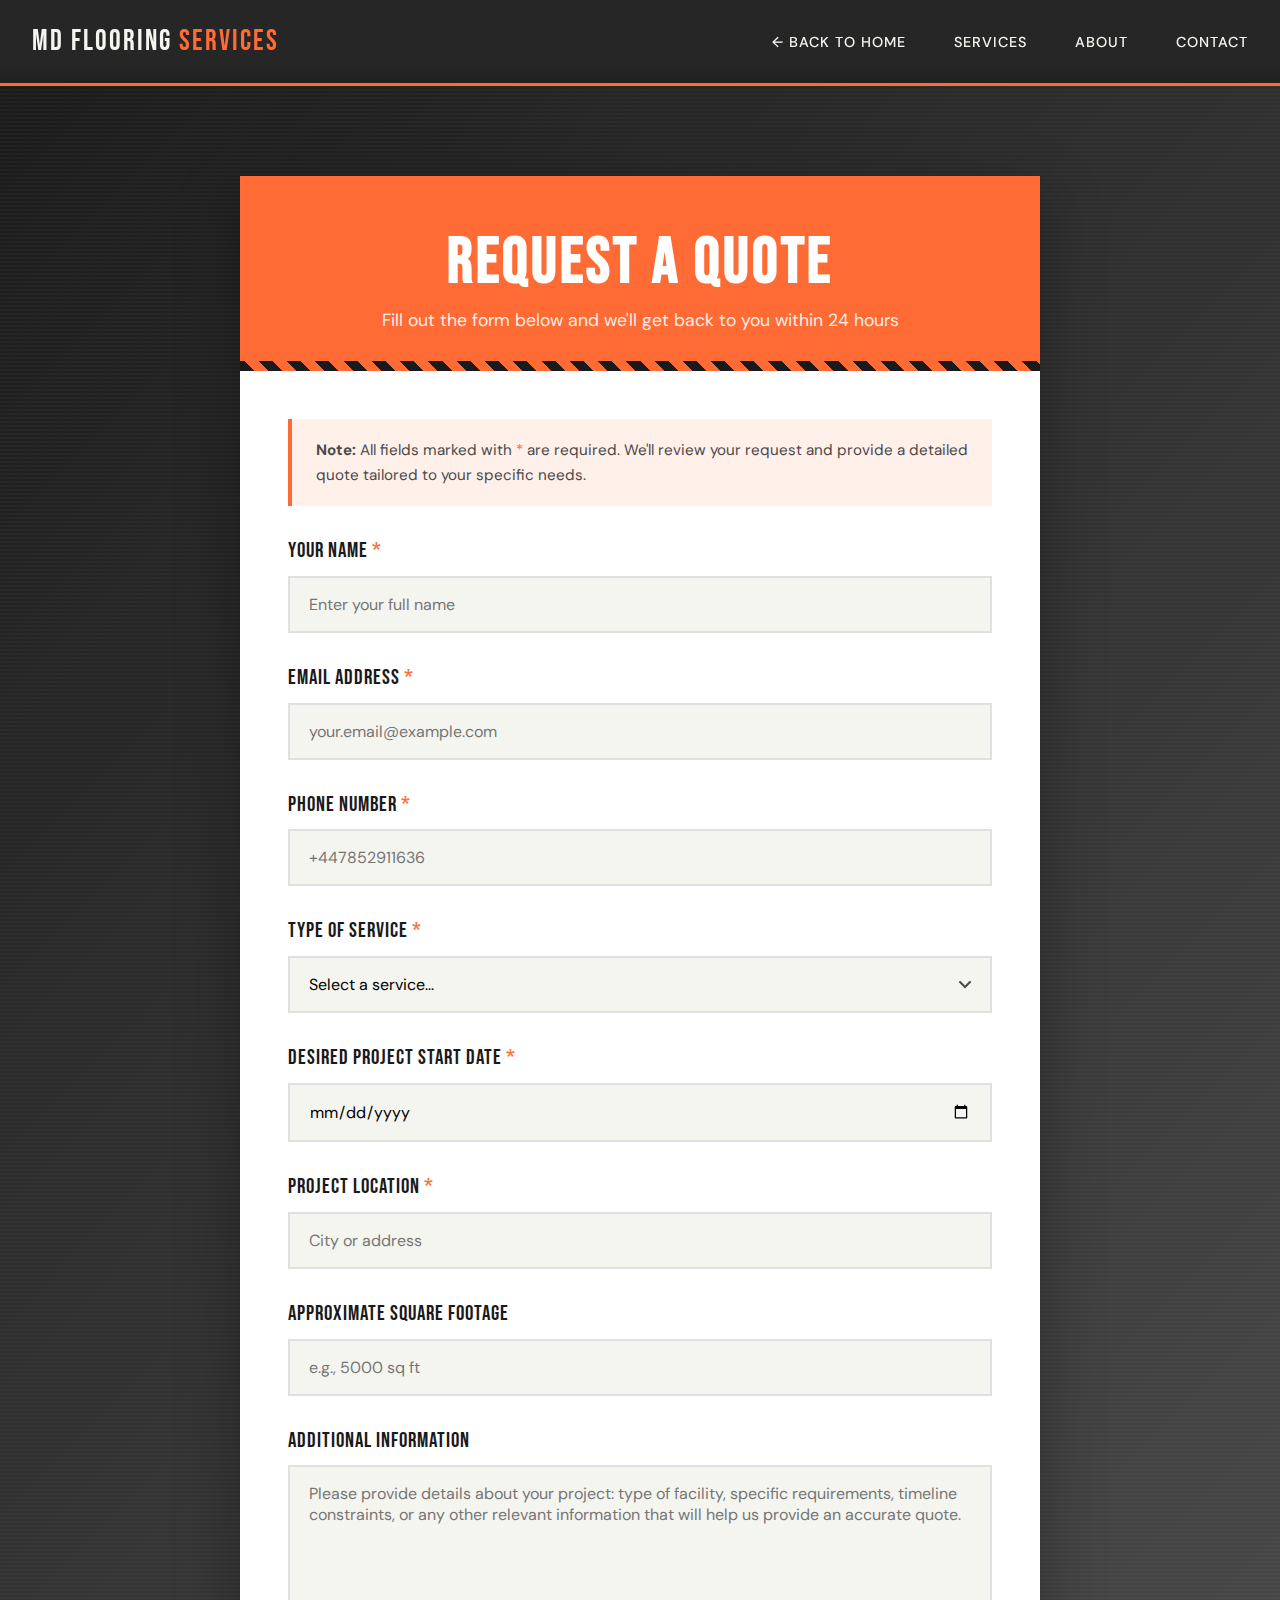
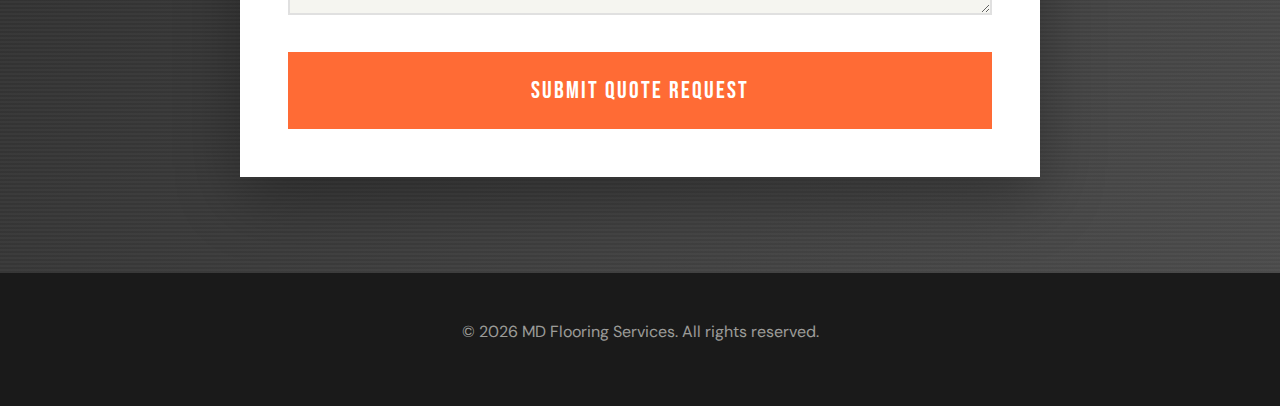
<file: quote.html>
<!DOCTYPE html>
<html lang="en">
<head>
    <meta charset="UTF-8">
    <meta name="viewport" content="width=device-width, initial-scale=1.0">
    <title>Request a Quote | MD Flooring Services</title>
    <link rel="preconnect" href="https://fonts.googleapis.com">
    <link rel="preconnect" href="https://fonts.gstatic.com" crossorigin>
    <link href="https://fonts.googleapis.com/css2?family=Bebas+Neue&family=DM+Sans:wght@400;500;700&display=swap" rel="stylesheet">
    <link rel="stylesheet" href="styles.css">
</head>
<body>
    <!-- Navigation -->
    <nav>
        <div class="nav-container">
            <div class="logo">
                MD FLOORING <span>SERVICES</span>
            </div>
            <div class="mobile-menu-toggle" onclick="toggleMenu()">
                <span></span>
                <span></span>
                <span></span>
            </div>
            <ul class="nav-links" id="navLinks">
                <li><a href="index.html" onclick="closeMenu()">← Back to Home</a></li>
                <li><a href="services.html" onclick="closeMenu()">Services</a></li>
                <li><a href="about.html" onclick="closeMenu()">About</a></li>
                <li><a href="contact.html" onclick="closeMenu()">Contact</a></li>
            </ul>
        </div>
    </nav>

    <!-- Quote Form Section -->
    <section class="quote-section">
        <div class="quote-container">
            <div class="quote-header">
                <h1>Request a Quote</h1>
                <p>Fill out the form below and we'll get back to you within 24 hours</p>
            </div>

            <form class="quote-form" id="quoteForm">
                <div class="success-message" id="successMessage">
                    Thank you! Your quote request has been received. Please check your email for confirmation.
                </div>

                <div class="error-message" id="errorMessage" style="display: none;">
                </div>

                <div class="form-note">
                    <strong>Note:</strong> All fields marked with <span style="color: var(--industrial-orange);">*</span> are required. We'll review your request and provide a detailed quote tailored to your specific needs.
                </div>

                <div class="form-group">
                    <label for="name">Your Name <span class="required">*</span></label>
                    <input type="text" id="name" name="name" required placeholder="Enter your full name">
                </div>

                <div class="form-group">
                    <label for="email">Email Address <span class="required">*</span></label>
                    <input type="email" id="email" name="email" required placeholder="your.email@example.com">
                    <span class="email-error" style="color: #d32f2f; font-size: 0.9rem; display: none;">Please enter a valid email address</span>
                </div>

                <div class="form-group">
                    <label for="phone">Phone Number <span class="required">*</span></label>
                    <input type="tel" id="phone" name="phone" required placeholder="+447852911636">
                </div>

                <div class="form-group">
                    <label for="service">Type of Service <span class="required">*</span></label>
                    <select id="service" name="service" required>
                        <option value="">Select a service...</option>
                        <option value="industrial-concrete">Industrial Concrete Pours</option>
                        <option value="concrete-flooring">Concrete Flooring</option>
                        <option value="epoxy-flooring">Epoxy Flooring</option>
                        <option value="pouring-preparation">Pouring Preparation</option>
                        <option value="multiple">Multiple Services</option>
                        <option value="not-sure">Not Sure / Need Consultation</option>
                    </select>
                </div>

                <div class="form-group">
                    <label for="projectDate">Desired Project Start Date <span class="required">*</span></label>
                    <input type="date" id="projectDate" name="projectDate" required>
                </div>

                <div class="form-group">
                    <label for="location">Project Location <span class="required">*</span></label>
                    <input type="text" id="location" name="location" required placeholder="City or address">
                </div>

                <div class="form-group">
                    <label for="sqFootage">Approximate Square Footage</label>
                    <input type="text" id="sqFootage" name="sqFootage" placeholder="e.g., 5000 sq ft">
                </div>

                <div class="form-group">
                    <label for="additionalInfo">Additional Information</label>
                    <textarea 
                        id="additionalInfo" 
                        name="additionalInfo" 
                        placeholder="Please provide details about your project: type of facility, specific requirements, timeline constraints, or any other relevant information that will help us provide an accurate quote."
                    ></textarea>
                </div>

                <button type="submit" class="submit-button">Submit Quote Request</button>
            </form>
        </div>
    </section>

    <!-- Footer -->
    <footer>
        <p>&copy; 2026 MD Flooring Services. All rights reserved.</p>
    </footer>

    <script>
        // Set minimum date to today
        const today = new Date().toISOString().split('T')[0];
        document.getElementById('projectDate').setAttribute('min', today);

        // Email validation function
        function validateEmail(email) {
            const re = /^[^\s@]+@[^\s@]+\.[^\s@]+$/;
            return re.test(email);
        }

        // Real-time email validation
        document.getElementById('email').addEventListener('blur', function() {
            const emailInput = this;
            const emailError = document.querySelector('.email-error');
            
            if (emailInput.value && !validateEmail(emailInput.value)) {
                emailError.style.display = 'block';
                emailInput.style.borderColor = '#d32f2f';
            } else {
                emailError.style.display = 'none';
                emailInput.style.borderColor = '';
            }
        });

        // Form submission
        document.getElementById('quoteForm').addEventListener('submit', function(e) {
            e.preventDefault();
            
            const emailInput = document.getElementById('email');
            const successMessage = document.getElementById('successMessage');
            const errorMessage = document.getElementById('errorMessage');
            
            // Validate email before submission
            if (!validateEmail(emailInput.value)) {
                document.querySelector('.email-error').style.display = 'block';
                emailInput.style.borderColor = '#d32f2f';
                emailInput.focus();
                return;
            }
            
            // Get form data
            const formData = new FormData(this);
            
            // Disable submit button
            const submitButton = this.querySelector('button[type="submit"]');
            submitButton.disabled = true;
            submitButton.textContent = 'Sending...';
            
            // Send data to PHP backend
            fetch('submit-quote.php', {
                method: 'POST',
                body: formData
            })
            .then(response => response.json())
            .then(data => {
                if (data.success) {
                    successMessage.textContent = data.message;
                    successMessage.classList.add('show');
                    successMessage.style.display = 'block';
                    errorMessage.style.display = 'none';
                    
                    // Reset form
                    document.getElementById('quoteForm').reset();
                    
                    // Scroll to success message
                    successMessage.scrollIntoView({ behavior: 'smooth', block: 'center' });
                    
                    // Hide message after 8 seconds
                    setTimeout(() => {
                        successMessage.classList.remove('show');
                    }, 8000);
                } else {
                    errorMessage.textContent = data.message;
                    errorMessage.style.display = 'block';
                    errorMessage.style.background = '#ffebee';
                    errorMessage.style.color = '#d32f2f';
                    errorMessage.style.padding = '1rem';
                    errorMessage.style.marginBottom = '1rem';
                    errorMessage.style.borderRadius = '4px';
                    successMessage.style.display = 'none';
                }
                
                // Re-enable submit button
                submitButton.disabled = false;
                submitButton.textContent = 'Submit Quote Request';
            })
            .catch(error => {
                console.error('Error:', error);
                errorMessage.textContent = 'An error occurred. Please try again or call us directly at +447852911636.';
                errorMessage.style.display = 'block';
                errorMessage.style.background = '#ffebee';
                errorMessage.style.color = '#d32f2f';
                errorMessage.style.padding = '1rem';
                errorMessage.style.marginBottom = '1rem';
                errorMessage.style.borderRadius = '4px';
                
                // Re-enable submit button
                submitButton.disabled = false;
                submitButton.textContent = 'Submit Quote Request';
            });
        });

        function toggleMenu() {
            const navLinks = document.getElementById('navLinks');
            const toggle = document.querySelector('.mobile-menu-toggle');
            navLinks.classList.toggle('active');
            toggle.classList.toggle('active');
        }

        function closeMenu() {
            const navLinks = document.getElementById('navLinks');
            const toggle = document.querySelector('.mobile-menu-toggle');
            navLinks.classList.remove('active');
            toggle.classList.remove('active');
        }

        // Close menu when clicking outside
        document.addEventListener('click', function(event) {
            const navLinks = document.getElementById('navLinks');
            const toggle = document.querySelector('.mobile-menu-toggle');
            const nav = document.querySelector('nav');
            
            if (!nav.contains(event.target) && navLinks.classList.contains('active')) {
                closeMenu();
            }
        });

        function handleSubmit(event) {
            event.preventDefault();
            
            // Get form data
            const formData = new FormData(event.target);
            const data = Object.fromEntries(formData);
            
            // In a real implementation, you would send this data to your server
            console.log('Quote Request Data:', data);
            
            // Show success message
            const successMessage = document.getElementById('successMessage');
            successMessage.classList.add('show');
            
            // Scroll to success message
            successMessage.scrollIntoView({ behavior: 'smooth', block: 'center' });
            
            // Reset form
            event.target.reset();
            
            // Hide success message after 5 seconds
            setTimeout(() => {
                successMessage.classList.remove('show');
            }, 5000);
        }

        // Smooth scroll behavior for the entire page
        document.querySelectorAll('a[href^="#"]').forEach(anchor => {
            anchor.addEventListener('click', function (e) {
                e.preventDefault();
                const target = document.querySelector(this.getAttribute('href'));
                if (target) {
                    target.scrollIntoView({
                        behavior: 'smooth'
                    });
                }
            });
        });
        
        // Reset menu state on page load to fix back button issue
        window.addEventListener('DOMContentLoaded', function() {
            const navLinks = document.getElementById('navLinks');
            const toggle = document.querySelector('.mobile-menu-toggle');
            if (navLinks && toggle) {
                navLinks.classList.remove('active');
                toggle.classList.remove('active');
            }
        });
    </script>
</body>
</html>
</file>
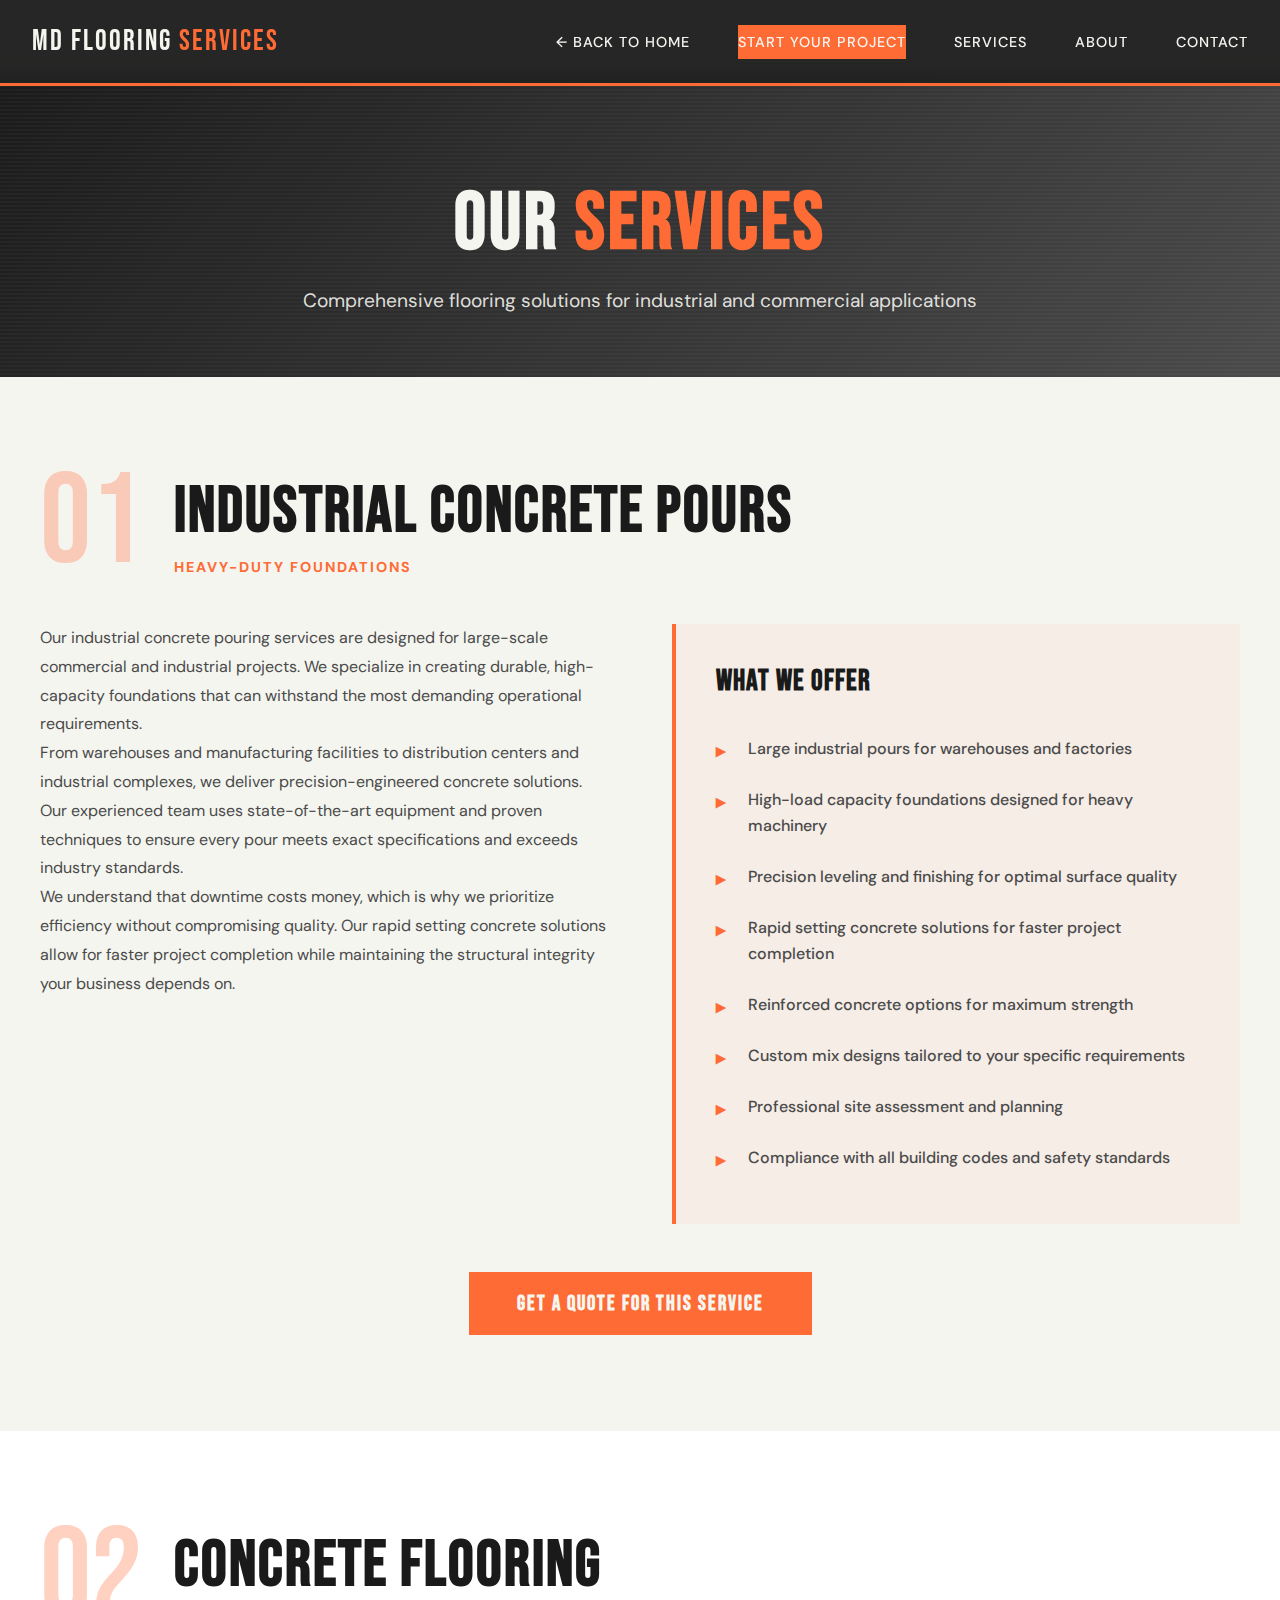
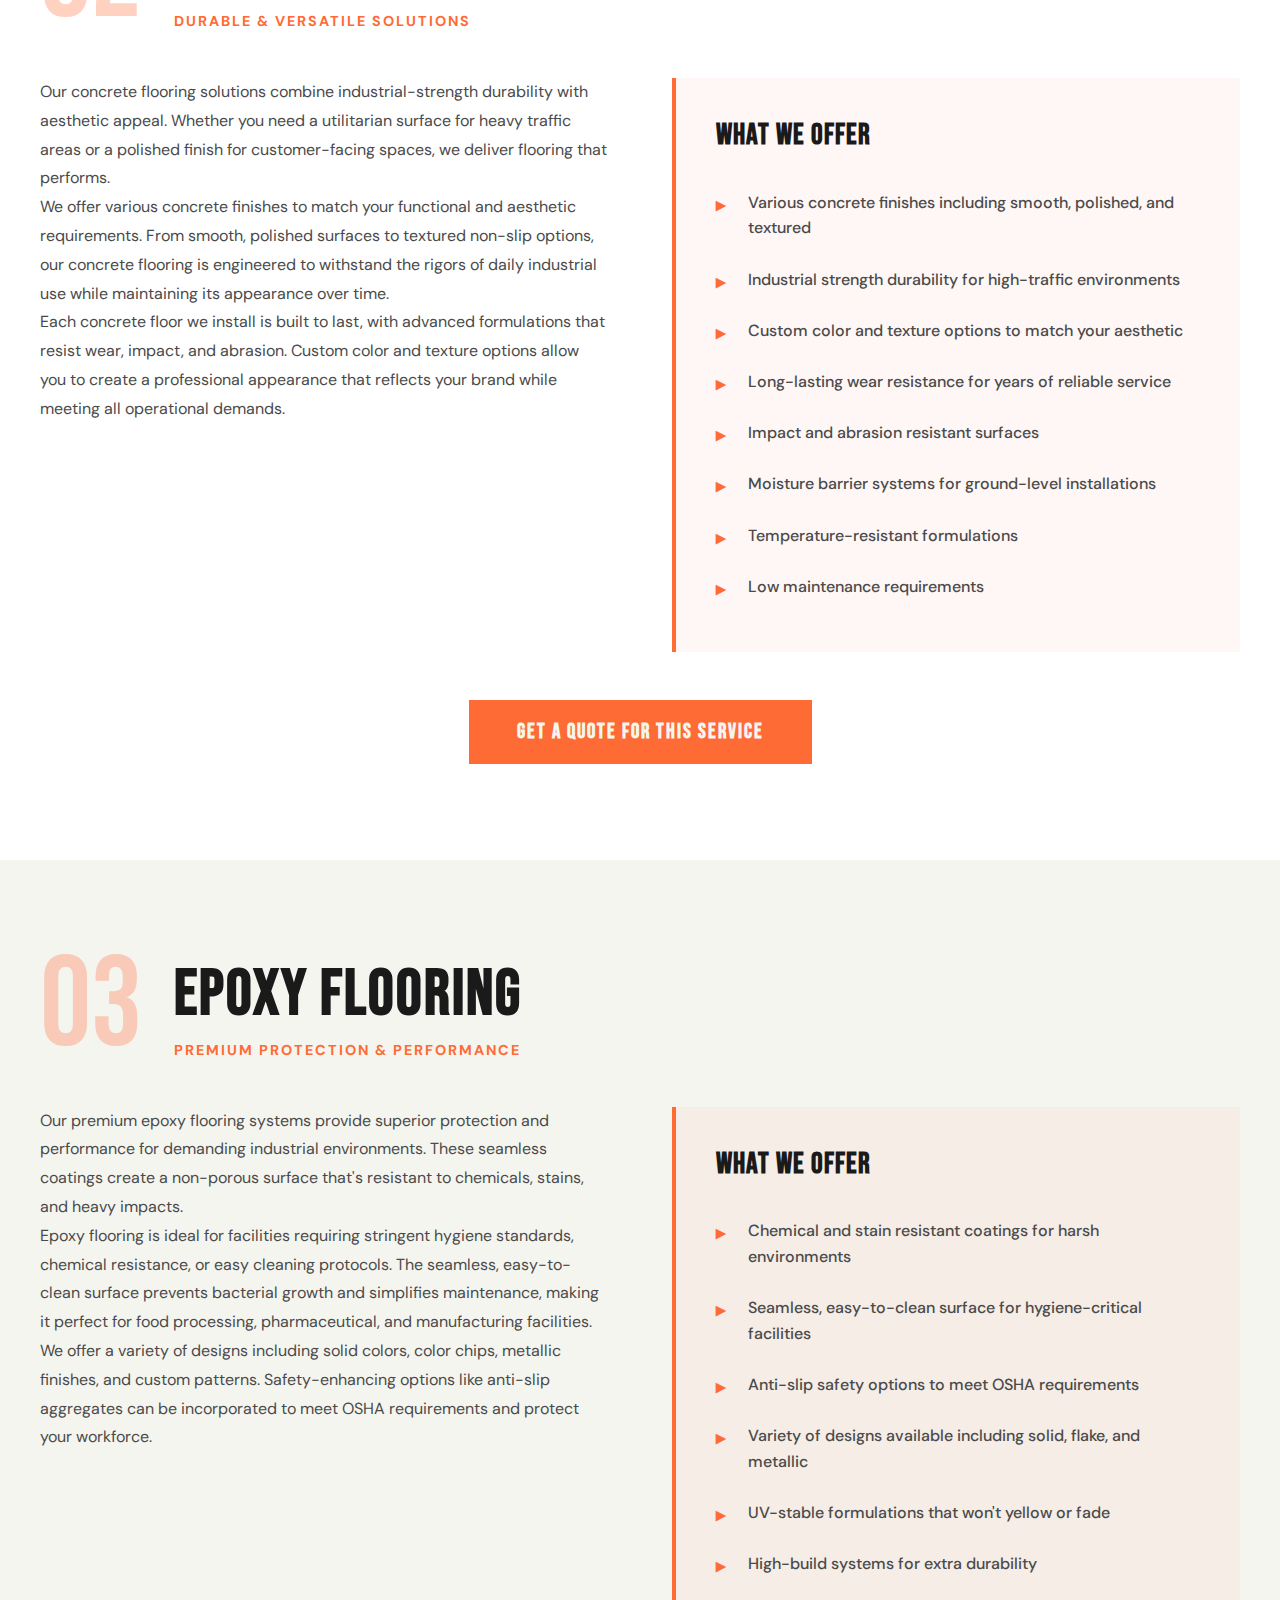
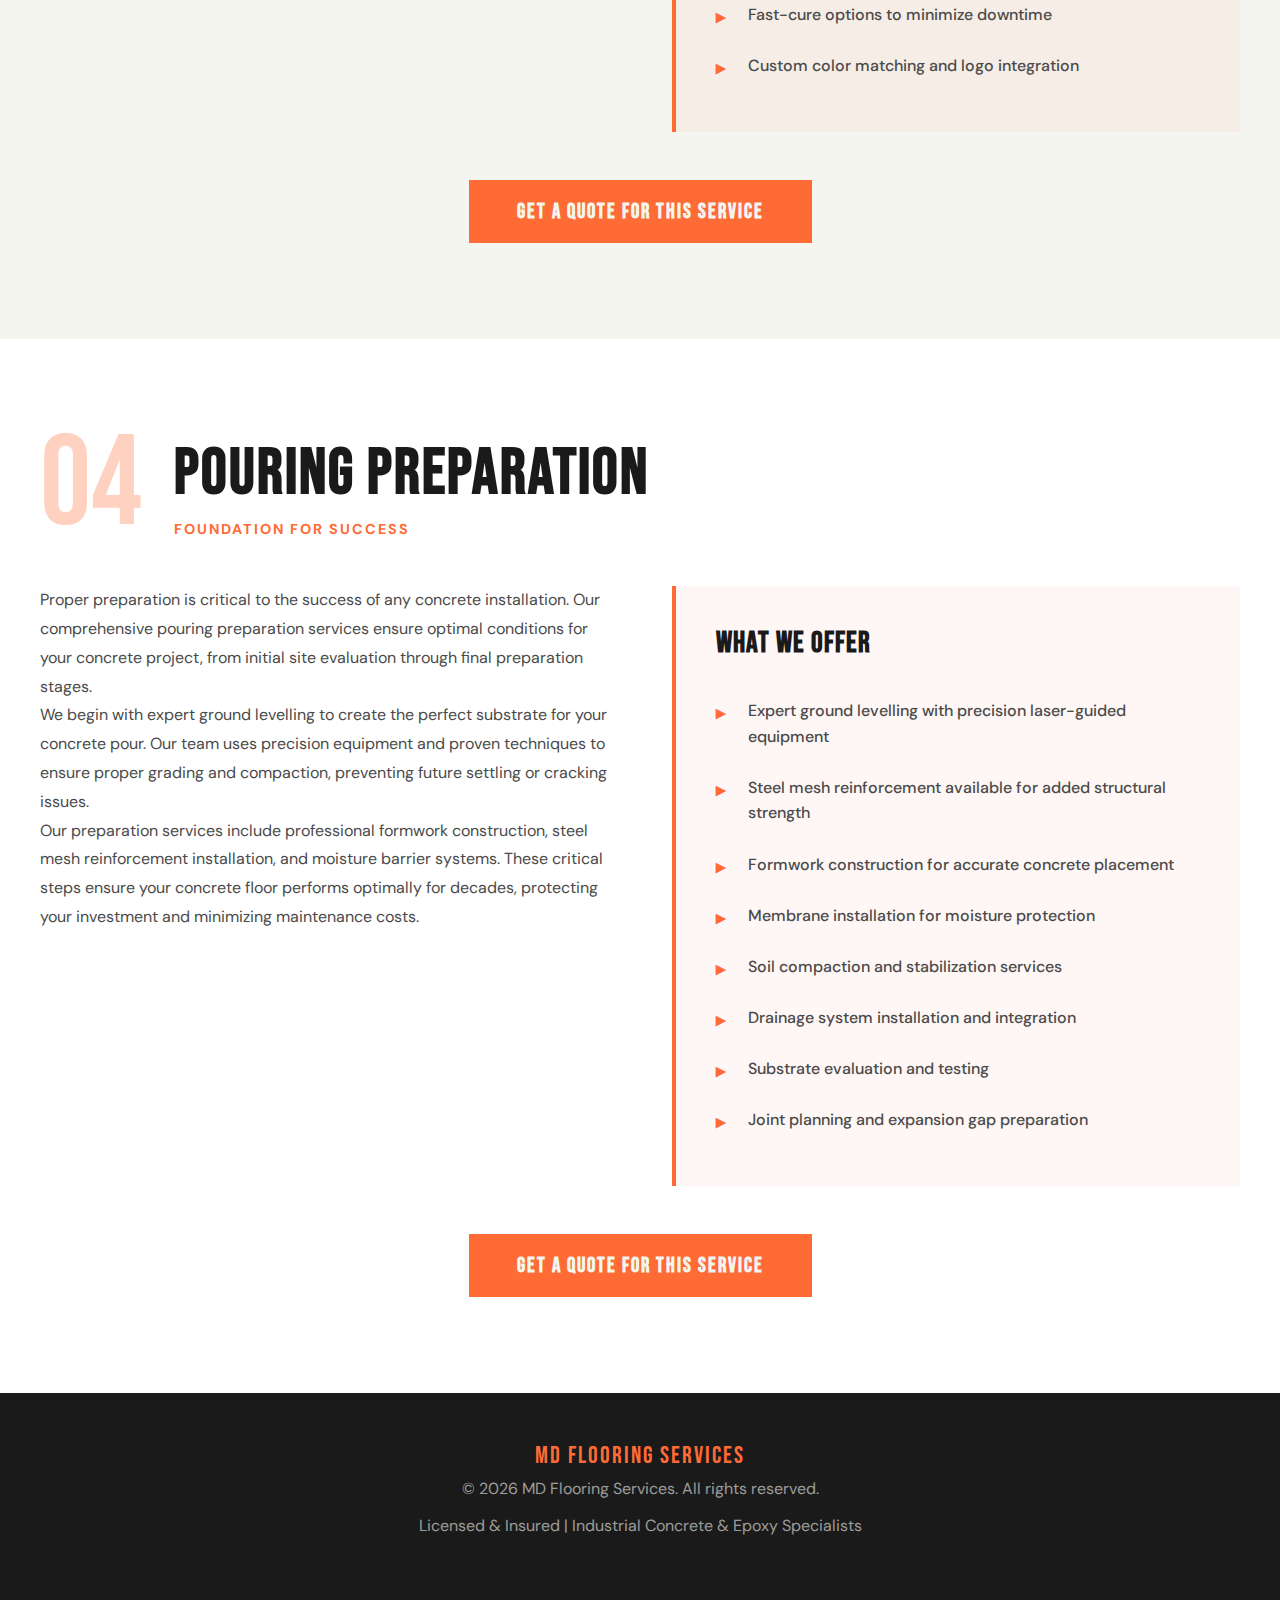
<file: services.html>
<!DOCTYPE html>
<html lang="en">
<head>
    <meta charset="UTF-8">
    <meta name="viewport" content="width=device-width, initial-scale=1.0">
    <title>Our Services | MD Flooring Services</title>
    <link rel="preconnect" href="https://fonts.googleapis.com">
    <link rel="preconnect" href="https://fonts.gstatic.com" crossorigin>
    <link href="https://fonts.googleapis.com/css2?family=Bebas+Neue&family=DM+Sans:wght@400;500;700&display=swap" rel="stylesheet">
    <link rel="stylesheet" href="styles.css">
</head>
<body>
    <!-- Navigation -->
    <nav>
        <div class="nav-container">
            <div class="logo">
                MD FLOORING <span>SERVICES</span>
            </div>
            <div class="mobile-menu-toggle" onclick="toggleMenu()">
                <span></span>
                <span></span>
                <span></span>
            </div>
            <ul class="nav-links" id="navLinks">
                <li><a href="index.html" onclick="closeMenu()">← Back to Home</a></li>
                <li><a href="quote.html" class="nav-cta" onclick="closeMenu()">Start Your Project</a></li>
                <li><a href="index.html#services" onclick="closeMenu()">Services</a></li>
                <li><a href="about.html" onclick="closeMenu()">About</a></li>
                <li><a href="contact.html" onclick="closeMenu()">Contact</a></li>
            </ul>
        </div>
    </nav>

    <!-- Page Hero -->
    <section class="page-hero">
        <h1>OUR <span>SERVICES</span></h1>
        <p>Comprehensive flooring solutions for industrial and commercial applications</p>
    </section>

    <!-- Service 1: Industrial Concrete Pours -->
    <section id="industrial-concrete" class="service-detail">
        <div class="service-container">
            <div class="service-header">
                <div class="service-number-large">01</div>
                <div class="service-header-text">
                    <h2>Industrial Concrete Pours</h2>
                    <div class="service-tagline">Heavy-Duty Foundations</div>
                </div>
            </div>

            <div class="service-content-grid">
                <div class="service-description">
                    <p>
                        Our industrial concrete pouring services are designed for large-scale commercial and industrial projects. We specialize in creating durable, high-capacity foundations that can withstand the most demanding operational requirements.
                    </p>
                    <p>
                        From warehouses and manufacturing facilities to distribution centers and industrial complexes, we deliver precision-engineered concrete solutions. Our experienced team uses state-of-the-art equipment and proven techniques to ensure every pour meets exact specifications and exceeds industry standards.
                    </p>
                    <p>
                        We understand that downtime costs money, which is why we prioritize efficiency without compromising quality. Our rapid setting concrete solutions allow for faster project completion while maintaining the structural integrity your business depends on.
                    </p>
                </div>

                <div class="service-features-detailed">
                    <h3>What We Offer</h3>
                    <ul>
                        <li>Large industrial pours for warehouses and factories</li>
                        <li>High-load capacity foundations designed for heavy machinery</li>
                        <li>Precision leveling and finishing for optimal surface quality</li>
                        <li>Rapid setting concrete solutions for faster project completion</li>
                        <li>Reinforced concrete options for maximum strength</li>
                        <li>Custom mix designs tailored to your specific requirements</li>
                        <li>Professional site assessment and planning</li>
                        <li>Compliance with all building codes and safety standards</li>
                    </ul>
                </div>
            </div>

            <div class="service-cta">
                <a href="quote.html">Get a Quote for This Service</a>
            </div>
        </div>
    </section>

    <!-- Service 2: Concrete Flooring -->
    <section id="concrete-flooring" class="service-detail">
        <div class="service-container">
            <div class="service-header">
                <div class="service-number-large">02</div>
                <div class="service-header-text">
                    <h2>Concrete Flooring</h2>
                    <div class="service-tagline">Durable & Versatile Solutions</div>
                </div>
            </div>

            <div class="service-content-grid">
                <div class="service-description">
                    <p>
                        Our concrete flooring solutions combine industrial-strength durability with aesthetic appeal. Whether you need a utilitarian surface for heavy traffic areas or a polished finish for customer-facing spaces, we deliver flooring that performs.
                    </p>
                    <p>
                        We offer various concrete finishes to match your functional and aesthetic requirements. From smooth, polished surfaces to textured non-slip options, our concrete flooring is engineered to withstand the rigors of daily industrial use while maintaining its appearance over time.
                    </p>
                    <p>
                        Each concrete floor we install is built to last, with advanced formulations that resist wear, impact, and abrasion. Custom color and texture options allow you to create a professional appearance that reflects your brand while meeting all operational demands.
                    </p>
                </div>

                <div class="service-features-detailed">
                    <h3>What We Offer</h3>
                    <ul>
                        <li>Various concrete finishes including smooth, polished, and textured</li>
                        <li>Industrial strength durability for high-traffic environments</li>
                        <li>Custom color and texture options to match your aesthetic</li>
                        <li>Long-lasting wear resistance for years of reliable service</li>
                        <li>Impact and abrasion resistant surfaces</li>
                        <li>Moisture barrier systems for ground-level installations</li>
                        <li>Temperature-resistant formulations</li>
                        <li>Low maintenance requirements</li>
                    </ul>
                </div>
            </div>

            <div class="service-cta">
                <a href="quote.html">Get a Quote for This Service</a>
            </div>
        </div>
    </section>

    <!-- Service 3: Epoxy Flooring -->
    <section id="epoxy-flooring" class="service-detail">
        <div class="service-container">
            <div class="service-header">
                <div class="service-number-large">03</div>
                <div class="service-header-text">
                    <h2>Epoxy Flooring</h2>
                    <div class="service-tagline">Premium Protection & Performance</div>
                </div>
            </div>

            <div class="service-content-grid">
                <div class="service-description">
                    <p>
                        Our premium epoxy flooring systems provide superior protection and performance for demanding industrial environments. These seamless coatings create a non-porous surface that's resistant to chemicals, stains, and heavy impacts.
                    </p>
                    <p>
                        Epoxy flooring is ideal for facilities requiring stringent hygiene standards, chemical resistance, or easy cleaning protocols. The seamless, easy-to-clean surface prevents bacterial growth and simplifies maintenance, making it perfect for food processing, pharmaceutical, and manufacturing facilities.
                    </p>
                    <p>
                        We offer a variety of designs including solid colors, color chips, metallic finishes, and custom patterns. Safety-enhancing options like anti-slip aggregates can be incorporated to meet OSHA requirements and protect your workforce.
                    </p>
                </div>

                <div class="service-features-detailed">
                    <h3>What We Offer</h3>
                    <ul>
                        <li>Chemical and stain resistant coatings for harsh environments</li>
                        <li>Seamless, easy-to-clean surface for hygiene-critical facilities</li>
                        <li>Anti-slip safety options to meet OSHA requirements</li>
                        <li>Variety of designs available including solid, flake, and metallic</li>
                        <li>UV-stable formulations that won't yellow or fade</li>
                        <li>High-build systems for extra durability</li>
                        <li>Fast-cure options to minimize downtime</li>
                        <li>Custom color matching and logo integration</li>
                    </ul>
                </div>
            </div>

            <div class="service-cta">
                <a href="quote.html">Get a Quote for This Service</a>
            </div>
        </div>
    </section>

    <!-- Service 4: Pouring Preparation -->
    <section id="pouring-preparation" class="service-detail">
        <div class="service-container">
            <div class="service-header">
                <div class="service-number-large">04</div>
                <div class="service-header-text">
                    <h2>Pouring Preparation</h2>
                    <div class="service-tagline">Foundation for Success</div>
                </div>
            </div>

            <div class="service-content-grid">
                <div class="service-description">
                    <p>
                        Proper preparation is critical to the success of any concrete installation. Our comprehensive pouring preparation services ensure optimal conditions for your concrete project, from initial site evaluation through final preparation stages.
                    </p>
                    <p>
                        We begin with expert ground levelling to create the perfect substrate for your concrete pour. Our team uses precision equipment and proven techniques to ensure proper grading and compaction, preventing future settling or cracking issues.
                    </p>
                    <p>
                        Our preparation services include professional formwork construction, steel mesh reinforcement installation, and moisture barrier systems. These critical steps ensure your concrete floor performs optimally for decades, protecting your investment and minimizing maintenance costs.
                    </p>
                </div>

                <div class="service-features-detailed">
                    <h3>What We Offer</h3>
                    <ul>
                        <li>Expert ground levelling with precision laser-guided equipment</li>
                        <li>Steel mesh reinforcement available for added structural strength</li>
                        <li>Formwork construction for accurate concrete placement</li>
                        <li>Membrane installation for moisture protection</li>
                        <li>Soil compaction and stabilization services</li>
                        <li>Drainage system installation and integration</li>
                        <li>Substrate evaluation and testing</li>
                        <li>Joint planning and expansion gap preparation</li>
                    </ul>
                </div>
            </div>

            <div class="service-cta">
                <a href="quote.html">Get a Quote for This Service</a>
            </div>
        </div>
    </section>

    <!-- Footer -->
    <footer>
        <div class="footer-logo">MD FLOORING SERVICES</div>
        <p>&copy; 2026 MD Flooring Services. All rights reserved.</p>
        <p>Licensed & Insured | Industrial Concrete & Epoxy Specialists</p>
    </footer>

    <script>
        function toggleMenu() {
            const navLinks = document.getElementById('navLinks');
            const toggle = document.querySelector('.mobile-menu-toggle');
            navLinks.classList.toggle('active');
            toggle.classList.toggle('active');
        }

        function closeMenu() {
            const navLinks = document.getElementById('navLinks');
            const toggle = document.querySelector('.mobile-menu-toggle');
            navLinks.classList.remove('active');
            toggle.classList.remove('active');
        }

        // Close menu when clicking outside
        document.addEventListener('click', function(event) {
            const navLinks = document.getElementById('navLinks');
            const toggle = document.querySelector('.mobile-menu-toggle');
            const nav = document.querySelector('nav');
            
            if (!nav.contains(event.target) && navLinks.classList.contains('active')) {
                closeMenu();
            }
        });

        // Smooth scroll to service sections
        if (window.location.hash) {
            setTimeout(() => {
                const element = document.querySelector(window.location.hash);
                if (element) {
                    element.scrollIntoView({ behavior: 'smooth' });
                }
            }, 100);
        }
        
        // Reset menu state on page load to fix back button issue
        window.addEventListener('DOMContentLoaded', function() {
            const navLinks = document.getElementById('navLinks');
            const toggle = document.querySelector('.mobile-menu-toggle');
            if (navLinks && toggle) {
                navLinks.classList.remove('active');
                toggle.classList.remove('active');
            }
        });
    </script>
</body>
</html>
</file>
<file: styles.css>
:root {
    --concrete-gray: #4a4a4a;
    --dark-slate: #1a1a1a;
    --steel-blue: #5c7a8c;
    --industrial-orange: #ff6b35;
    --warm-white: #f5f5f0;
    --epoxy-teal: #2d5f6d;
}

* {
    margin: 0;
    padding: 0;
    box-sizing: border-box;
}

body {
    font-family: 'DM Sans', sans-serif;
    color: var(--dark-slate);
    background: var(--warm-white);
    overflow-x: hidden;
}

/* Navigation */
nav {
    position: fixed;
    top: 0;
    width: 100%;
    background: rgba(26, 26, 26, 0.95);
    backdrop-filter: blur(10px);
    z-index: 1000;
    border-bottom: 3px solid var(--industrial-orange);
}

.nav-container {
    max-width: 1400px;
    margin: 0 auto;
    padding: 1.5rem 2rem;
    display: flex;
    justify-content: space-between;
    align-items: center;
}

.logo {
    font-family: 'Bebas Neue', sans-serif;
    font-size: 1.8rem;
    letter-spacing: 2px;
    color: var(--warm-white);
    text-decoration: none;
}

.logo span {
    color: var(--industrial-orange);
}

.nav-cta {
    background: var(--industrial-orange);
    color: var(--warm-white);
    text-decoration: none;
    padding: 0.8rem 1.5rem;
    font-weight: 700;
    text-transform: uppercase;
    font-size: 0.85rem;
    letter-spacing: 2px;
    transition: all 0.3s;
    display: inline-block;
}

.nav-cta:hover {
    background: var(--warm-white);
    color: var(--industrial-orange);
    transform: translateY(-2px);
}

.nav-links {
    display: flex;
    gap: 3rem;
    list-style: none;
    align-items: center;
}

.nav-links a {
    color: var(--warm-white);
    text-decoration: none;
    font-weight: 500;
    text-transform: uppercase;
    font-size: 0.9rem;
    letter-spacing: 1px;
    position: relative;
    transition: color 0.3s;
    display: block;
    padding: 0.5rem 0;
}

.nav-links a:not(.nav-cta)::after {
    content: '';
    position: absolute;
    bottom: -5px;
    left: 0;
    width: 0;
    height: 2px;
    background: var(--industrial-orange);
    transition: width 0.3s;
}

.nav-links a:not(.nav-cta):hover {
    color: var(--industrial-orange);
}

.nav-links a:not(.nav-cta):hover::after {
    width: 100%;
}

.mobile-menu-toggle {
    display: none;
    flex-direction: column;
    gap: 6px;
    cursor: pointer;
    z-index: 1001;
}

.mobile-menu-toggle span {
    width: 30px;
    height: 3px;
    background: var(--warm-white);
    transition: all 0.3s;
}

.mobile-menu-toggle.active span:nth-child(1) {
    transform: rotate(45deg) translate(8px, 8px);
}

.mobile-menu-toggle.active span:nth-child(2) {
    opacity: 0;
}

.mobile-menu-toggle.active span:nth-child(3) {
    transform: rotate(-45deg) translate(8px, -8px);
}

/* Hero Section */
.hero {
    margin-top: 80px;
    height: 90vh;
    background: linear-gradient(135deg, var(--dark-slate) 0%, var(--concrete-gray) 100%);
    position: relative;
    overflow: hidden;
    display: flex;
    align-items: center;
}

.hero::before {
    content: '';
    position: absolute;
    top: 0;
    left: 0;
    right: 0;
    bottom: 0;
    background: 
        repeating-linear-gradient(
            0deg,
            transparent,
            transparent 2px,
            rgba(255, 255, 255, 0.03) 2px,
            rgba(255, 255, 255, 0.03) 4px
        );
    pointer-events: none;
}

.hero-content {
    max-width: 1400px;
    margin: 0 auto;
    padding: 0 2rem;
    position: relative;
    z-index: 2;
}

.hero-title {
    font-family: 'Bebas Neue', sans-serif;
    font-size: clamp(3rem, 8vw, 7rem);
    color: var(--warm-white);
    line-height: 0.95;
    margin-bottom: 1.5rem;
    letter-spacing: 3px;
    animation: slideInLeft 1s ease-out;
}

.hero-title span {
    color: var(--industrial-orange);
    display: block;
}

.hero-subtitle {
    font-size: 1.3rem;
    color: var(--warm-white);
    max-width: 600px;
    margin-bottom: 3rem;
    opacity: 0.9;
    animation: slideInLeft 1s ease-out 0.2s backwards;
}

.cta-button {
    display: inline-block;
    background: var(--industrial-orange);
    color: var(--warm-white);
    padding: 1.2rem 3rem;
    text-decoration: none;
    font-weight: 700;
    text-transform: uppercase;
    letter-spacing: 2px;
    position: relative;
    overflow: hidden;
    transition: transform 0.3s;
    animation: slideInLeft 1s ease-out 0.4s backwards;
}

.cta-button::before {
    content: '';
    position: absolute;
    top: 0;
    left: -100%;
    width: 100%;
    height: 100%;
    background: rgba(255, 255, 255, 0.2);
    transition: left 0.5s;
}

.cta-button:hover::before {
    left: 100%;
}

.cta-button:hover {
    transform: translateY(-2px);
}

.hero-stats {
    display: flex;
    gap: 4rem;
    margin-top: 4rem;
    animation: fadeIn 1s ease-out 0.6s backwards;
    justify-content: center;
    flex-wrap: wrap;
}

.stat {
    text-align: center;
}

.stat-number {
    font-family: 'Bebas Neue', sans-serif;
    font-size: 3.5rem;
    color: var(--industrial-orange);
    line-height: 1;
}

.stat-label {
    color: var(--warm-white);
    text-transform: uppercase;
    font-size: 0.8rem;
    letter-spacing: 1px;
    margin-top: 0.5rem;
}

/* Services Section */
.services {
    padding: 8rem 2rem;
    background: var(--warm-white);
}

.container {
    max-width: 1400px;
    margin: 0 auto;
}

.section-header {
    text-align: center;
    margin-bottom: 5rem;
}

.section-label {
    color: var(--industrial-orange);
    text-transform: uppercase;
    font-weight: 700;
    letter-spacing: 3px;
    font-size: 0.9rem;
    margin-bottom: 1rem;
}

.section-title {
    font-family: 'Bebas Neue', sans-serif;
    font-size: clamp(2.5rem, 5vw, 4rem);
    color: var(--dark-slate);
    letter-spacing: 2px;
}

.services-grid {
    display: grid;
    grid-template-columns: repeat(4, 1fr);
    gap: 2rem;
    max-width: 1400px;
    margin: 0 auto;
}

@media (max-width: 1400px) {
    .services-grid {
        grid-template-columns: repeat(2, 1fr);
    }
}

.service-card {
    background: white;
    padding: 0;
    position: relative;
    overflow: hidden;
    transition: transform 0.4s;
    box-shadow: 0 10px 40px rgba(0, 0, 0, 0.1);
    cursor: pointer;
    text-decoration: none;
    display: block;
    color: inherit;
}

.service-card:hover {
    transform: translateY(-10px);
}

.service-image {
    width: 100%;
    height: 280px;
    background: linear-gradient(135deg, var(--steel-blue), var(--epoxy-teal));
    position: relative;
    overflow: hidden;
}

.service-image img {
    width: 100%;
    height: 100%;
    object-fit: cover;
    object-position: center;
    display: block;
}

/* Diagonal stripes removed for better photo visibility */

.service-content {
    padding: 2.5rem;
}

.service-number {
    font-family: 'Bebas Neue', sans-serif;
    font-size: 4rem;
    color: var(--industrial-orange);
    opacity: 0.2;
    position: absolute;
    top: 1rem;
    right: 1.5rem;
    line-height: 1;
    display: none; /* Hidden as per user request */
}

.service-title {
    font-family: 'Bebas Neue', sans-serif;
    font-size: 2rem;
    color: var(--dark-slate);
    margin-bottom: 1rem;
    letter-spacing: 1px;
}

.service-description {
    color: var(--concrete-gray);
    line-height: 1.8;
    margin-bottom: 1.5rem;
}

.service-features {
    list-style: none;
    padding-left: 0;
}

.service-features li {
    padding: 0.5rem 0;
    color: var(--steel-blue);
    font-weight: 500;
    position: relative;
    padding-left: 1.5rem;
}

.service-features li::before {
    content: '▸';
    position: absolute;
    left: 0;
    color: var(--industrial-orange);
    font-weight: bold;
}

/* About Section */
.about {
    background: var(--dark-slate);
    padding: 8rem 2rem;
    position: relative;
}

.about::before {
    content: '';
    position: absolute;
    top: 0;
    left: 0;
    right: 0;
    bottom: 0;
    background: 
        repeating-linear-gradient(
            90deg,
            transparent,
            transparent 50px,
            rgba(255, 107, 53, 0.02) 50px,
            rgba(255, 107, 53, 0.02) 51px
        );
    pointer-events: none;
}

.about-content {
    max-width: 1400px;
    margin: 0 auto;
    display: grid;
    grid-template-columns: 1fr 1fr;
    gap: 6rem;
    align-items: center;
}

.about-text h2 {
    font-family: 'Bebas Neue', sans-serif;
    font-size: clamp(2.5rem, 5vw, 4rem);
    color: var(--warm-white);
    margin-bottom: 2rem;
    letter-spacing: 2px;
}

.about-text h2 span {
    color: var(--industrial-orange);
}

.about-text p {
    color: rgba(245, 245, 240, 0.8);
    line-height: 1.9;
    font-size: 1.1rem;
    margin-bottom: 1.5rem;
}

.about-image {
    height: 500px;
    background: linear-gradient(135deg, var(--steel-blue), var(--industrial-orange));
    position: relative;
    box-shadow: 20px 20px 0 var(--industrial-orange);
    overflow: hidden;
}

.about-image img {
    width: 100%;
    height: 100%;
    object-fit: cover;
    object-position: center;
    display: block;
}

/* Diagonal stripes removed for better photo visibility */

/* Process Section */
.process {
    padding: 8rem 2rem;
    background: var(--warm-white);
}

.process-steps {
    display: grid;
    grid-template-columns: repeat(4, 1fr);
    gap: 2rem;
    margin-top: 4rem;
}

.step {
    text-align: center;
    position: relative;
}

.step::after {
    content: '→';
    position: absolute;
    top: 2rem;
    right: -1rem;
    font-size: 2rem;
    color: var(--industrial-orange);
    opacity: 0.3;
}

.step:last-child::after {
    display: none;
}

.step-number {
    width: 80px;
    height: 80px;
    background: var(--industrial-orange);
    color: white;
    border-radius: 50%;
    display: flex;
    align-items: center;
    justify-content: center;
    font-family: 'Bebas Neue', sans-serif;
    font-size: 2.5rem;
    margin: 0 auto 1.5rem;
    box-shadow: 0 10px 30px rgba(255, 107, 53, 0.3);
}

.step-title {
    font-family: 'Bebas Neue', sans-serif;
    font-size: 1.5rem;
    color: var(--dark-slate);
    margin-bottom: 0.8rem;
    letter-spacing: 1px;
}

.step-description {
    color: var(--concrete-gray);
    line-height: 1.6;
}

/* Contact Section */
.contact {
    background: linear-gradient(135deg, var(--epoxy-teal) 0%, var(--steel-blue) 100%);
    padding: 8rem 2rem;
    position: relative;
}

.contact::before {
    content: '';
    position: absolute;
    top: 0;
    left: 0;
    right: 0;
    bottom: 0;
    background: 
        repeating-linear-gradient(
            45deg,
            transparent,
            transparent 30px,
            rgba(255, 255, 255, 0.03) 30px,
            rgba(255, 255, 255, 0.03) 60px
        );
    pointer-events: none;
}

.contact-content {
    max-width: 800px;
    margin: 0 auto;
    text-align: center;
    position: relative;
    z-index: 1;
}

.contact h2 {
    font-family: 'Bebas Neue', sans-serif;
    font-size: clamp(2.5rem, 5vw, 4rem);
    color: var(--warm-white);
    margin-bottom: 1.5rem;
    letter-spacing: 2px;
}

.contact p {
    color: rgba(245, 245, 240, 0.9);
    font-size: 1.2rem;
    margin-bottom: 3rem;
    line-height: 1.8;
}

.contact-info {
    display: grid;
    grid-template-columns: repeat(2, 1fr);
    gap: 3rem;
    margin-top: 3rem;
    max-width: 800px;
    margin-left: auto;
    margin-right: auto;
}

.contact-item {
    background: rgba(255, 255, 255, 0.1);
    padding: 2rem;
    backdrop-filter: blur(10px);
    border: 2px solid rgba(255, 255, 255, 0.2);
}

.contact-item h3 {
    font-family: 'Bebas Neue', sans-serif;
    font-size: 1.3rem;
    color: var(--industrial-orange);
    margin-bottom: 0.8rem;
    letter-spacing: 1px;
}

.contact-item p {
    color: var(--warm-white);
    font-size: 1rem;
    margin: 0;
}

/* Footer */
footer {
    background: var(--dark-slate);
    padding: 3rem 2rem;
    text-align: center;
}

footer p {
    color: rgba(245, 245, 240, 0.6);
    margin-bottom: 1rem;
}

.footer-logo {
    font-family: 'Bebas Neue', sans-serif;
    font-size: 1.5rem;
    color: var(--industrial-orange);
    letter-spacing: 2px;
    margin-bottom: 0.5rem;
}

/* Page Hero (for services page) */
.page-hero {
    margin-top: 80px;
    padding: 6rem 2rem 4rem;
    background: linear-gradient(135deg, var(--dark-slate) 0%, var(--concrete-gray) 100%);
    position: relative;
    text-align: center;
}

.page-hero::before {
    content: '';
    position: absolute;
    top: 0;
    left: 0;
    right: 0;
    bottom: 0;
    background: 
        repeating-linear-gradient(
            0deg,
            transparent,
            transparent 2px,
            rgba(255, 255, 255, 0.03) 2px,
            rgba(255, 255, 255, 0.03) 4px
        );
    pointer-events: none;
}

.page-hero h1 {
    font-family: 'Bebas Neue', sans-serif;
    font-size: clamp(3rem, 8vw, 5rem);
    color: var(--warm-white);
    letter-spacing: 3px;
    margin-bottom: 1rem;
    position: relative;
    z-index: 1;
}

.page-hero h1 span {
    color: var(--industrial-orange);
}

.page-hero p {
    color: rgba(245, 245, 240, 0.9);
    font-size: 1.2rem;
    max-width: 800px;
    margin: 0 auto;
    position: relative;
    z-index: 1;
}

/* Service Details (for services page) */
.service-detail {
    padding: 6rem 2rem;
    scroll-margin-top: 100px;
}

.service-detail:nth-child(even) {
    background: white;
}

.service-detail:nth-child(odd) {
    background: var(--warm-white);
}

.service-container {
    max-width: 1200px;
    margin: 0 auto;
}

.service-header {
    display: flex;
    align-items: center;
    gap: 2rem;
    margin-bottom: 3rem;
}

.service-number-large {
    font-family: 'Bebas Neue', sans-serif;
    font-size: 8rem;
    color: var(--industrial-orange);
    opacity: 0.3;
    line-height: 0.8;
}

.service-header-text h2 {
    font-family: 'Bebas Neue', sans-serif;
    font-size: clamp(2.5rem, 5vw, 4rem);
    color: var(--dark-slate);
    letter-spacing: 2px;
    margin-bottom: 0.5rem;
}

.service-header-text .service-tagline {
    color: var(--industrial-orange);
    font-weight: 700;
    text-transform: uppercase;
    letter-spacing: 2px;
    font-size: 0.9rem;
}

.service-content-grid {
    display: grid;
    grid-template-columns: 1fr 1fr;
    gap: 4rem;
    margin-bottom: 3rem;
}

.service-features-detailed {
    background: rgba(255, 107, 53, 0.05);
    padding: 2.5rem;
    border-left: 4px solid var(--industrial-orange);
}

.service-features-detailed h3 {
    font-family: 'Bebas Neue', sans-serif;
    font-size: 1.8rem;
    color: var(--dark-slate);
    margin-bottom: 1.5rem;
    letter-spacing: 1px;
}

.service-features-detailed ul {
    list-style: none;
    padding: 0;
}

.service-features-detailed li {
    padding: 0.8rem 0;
    color: var(--concrete-gray);
    font-weight: 500;
    position: relative;
    padding-left: 2rem;
    line-height: 1.6;
}

.service-features-detailed li::before {
    content: '▸';
    position: absolute;
    left: 0;
    color: var(--industrial-orange);
    font-weight: bold;
    font-size: 1.2rem;
}

.service-cta {
    text-align: center;
    margin-top: 3rem;
}

.service-cta a {
    display: inline-block;
    background: var(--industrial-orange);
    color: var(--warm-white);
    padding: 1.2rem 3rem;
    text-decoration: none;
    font-weight: 700;
    text-transform: uppercase;
    letter-spacing: 2px;
    transition: all 0.3s;
    font-family: 'Bebas Neue', sans-serif;
    font-size: 1.3rem;
}

.service-cta a:hover {
    background: var(--dark-slate);
    transform: translateY(-2px);
    box-shadow: 0 10px 30px rgba(255, 107, 53, 0.4);
}

/* Quote Form Section */
.quote-section {
    margin-top: 80px;
    min-height: calc(100vh - 80px);
    background: linear-gradient(135deg, var(--dark-slate) 0%, var(--concrete-gray) 100%);
    position: relative;
    padding: 6rem 2rem;
    display: flex;
    align-items: center;
    justify-content: center;
}

.quote-section::before {
    content: '';
    position: absolute;
    top: 0;
    left: 0;
    right: 0;
    bottom: 0;
    background: 
        repeating-linear-gradient(
            0deg,
            transparent,
            transparent 2px,
            rgba(255, 255, 255, 0.03) 2px,
            rgba(255, 255, 255, 0.03) 4px
        );
    pointer-events: none;
}

.quote-container {
    max-width: 800px;
    width: 100%;
    background: white;
    padding: 0;
    box-shadow: 0 20px 60px rgba(0, 0, 0, 0.3);
    position: relative;
    z-index: 1;
    animation: slideUp 0.6s ease-out;
}

.quote-header {
    background: var(--industrial-orange);
    padding: 3rem 3rem 2.5rem;
    text-align: center;
    position: relative;
}

.quote-header::after {
    content: '';
    position: absolute;
    bottom: 0;
    left: 0;
    right: 0;
    height: 10px;
    background: repeating-linear-gradient(
        45deg,
        var(--dark-slate),
        var(--dark-slate) 10px,
        var(--industrial-orange) 10px,
        var(--industrial-orange) 20px
    );
}

.quote-header h1 {
    font-family: 'Bebas Neue', sans-serif;
    font-size: clamp(2.5rem, 6vw, 4rem);
    color: white;
    letter-spacing: 3px;
    margin-bottom: 0.5rem;
}

.quote-header p {
    color: rgba(255, 255, 255, 0.9);
    font-size: 1.1rem;
}

.quote-form {
    padding: 3rem;
}

.form-group {
    margin-bottom: 2rem;
}

.form-group label {
    display: block;
    font-family: 'Bebas Neue', sans-serif;
    font-size: 1.3rem;
    color: var(--dark-slate);
    margin-bottom: 0.8rem;
    letter-spacing: 1px;
}

.form-group label .required {
    color: var(--industrial-orange);
}

.form-group select,
.form-group input,
.form-group textarea {
    width: 100%;
    padding: 1rem 1.2rem;
    font-family: 'DM Sans', sans-serif;
    font-size: 1rem;
    border: 2px solid #e0e0e0;
    background: var(--warm-white);
    transition: all 0.3s;
    outline: none;
}

.form-group select:focus,
.form-group input:focus,
.form-group textarea:focus {
    border-color: var(--industrial-orange);
    background: white;
}

.form-group select {
    cursor: pointer;
    appearance: none;
    background-image: url("data:image/svg+xml,%3Csvg width='12' height='8' viewBox='0 0 12 8' fill='none' xmlns='http://www.w3.org/2000/svg'%3E%3Cpath d='M1 1L6 6L11 1' stroke='%234a4a4a' stroke-width='2' stroke-linecap='round'/%3E%3C/svg%3E");
    background-repeat: no-repeat;
    background-position: right 1.2rem center;
    padding-right: 3rem;
}

.form-group textarea {
    min-height: 150px;
    resize: vertical;
    font-family: 'DM Sans', sans-serif;
}

.form-group input[type="date"] {
    cursor: pointer;
}

.submit-button {
    width: 100%;
    background: var(--industrial-orange);
    color: white;
    padding: 1.5rem;
    font-family: 'Bebas Neue', sans-serif;
    font-size: 1.5rem;
    letter-spacing: 2px;
    border: none;
    cursor: pointer;
    transition: all 0.3s;
    position: relative;
    overflow: hidden;
}

.submit-button::before {
    content: '';
    position: absolute;
    top: 0;
    left: -100%;
    width: 100%;
    height: 100%;
    background: rgba(255, 255, 255, 0.2);
    transition: left 0.5s;
}

.submit-button:hover::before {
    left: 100%;
}

.submit-button:hover {
    background: var(--dark-slate);
    transform: translateY(-2px);
    box-shadow: 0 10px 30px rgba(255, 107, 53, 0.4);
}

.submit-button:active {
    transform: translateY(0);
}

.form-note {
    background: rgba(255, 107, 53, 0.1);
    border-left: 4px solid var(--industrial-orange);
    padding: 1.2rem 1.5rem;
    margin-bottom: 2rem;
    font-size: 0.95rem;
    color: var(--concrete-gray);
    line-height: 1.6;
}

.success-message {
    display: none;
    background: #4caf50;
    color: white;
    padding: 1.5rem;
    text-align: center;
    margin-bottom: 2rem;
    border-radius: 4px;
    animation: slideDown 0.4s ease-out;
}

.success-message.show {
    display: block;
}

/* Animations */
@keyframes slideInLeft {
    from {
        opacity: 0;
        transform: translateX(-50px);
    }
    to {
        opacity: 1;
        transform: translateX(0);
    }
}

@keyframes fadeIn {
    from {
        opacity: 0;
    }
    to {
        opacity: 1;
    }
}

@keyframes slideUp {
    from {
        opacity: 0;
        transform: translateY(50px);
    }
    to {
        opacity: 1;
        transform: translateY(0);
    }
}

@keyframes slideDown {
    from {
        opacity: 0;
        transform: translateY(-20px);
    }
    to {
        opacity: 1;
        transform: translateY(0);
    }
}

/* Responsive */
@media (max-width: 968px) {
    .nav-links {
        position: fixed;
        top: 80px;
        left: -100%;
        width: 100%;
        height: calc(100vh - 80px);
        background: rgba(26, 26, 26, 0.98);
        flex-direction: column;
        align-items: center;
        justify-content: center;
        gap: 3rem;
        transition: left 0.3s;
    }

    .nav-links a {
        font-size: 1.4rem;
        padding: 1rem 0;
    }

    .nav-links .nav-cta {
        font-size: 1.2rem;
        padding: 1.2rem 2.5rem;
    }

    .nav-links.active {
        left: 0;
    }

    .mobile-menu-toggle {
        display: flex;
    }

    .hero-title {
        font-size: clamp(2.5rem, 10vw, 7rem);
    }

    .hero-stats {
        margin-top: 3rem;
        gap: 1.5rem;
        flex-wrap: wrap;
    }

    .stat {
        flex: 0 1 calc(33.333% - 1rem);
        min-width: 100px;
    }

    .process-steps {
        grid-template-columns: 1fr;
        gap: 3rem;
    }

    .step::after {
        content: '↓';
        top: auto;
        bottom: -2rem;
        right: 50%;
        transform: translateX(50%);
    }

    .step:last-child::after {
        display: none;
    }

    .about-content {
        grid-template-columns: 1fr;
        gap: 3rem;
    }

    .about-image {
        height: 350px;
    }

    .contact-info {
        grid-template-columns: 1fr;
        gap: 2rem;
    }

    .contact-item {
        max-width: 85%;
        margin: 0 auto;
    }

    .service-content-grid {
        grid-template-columns: 1fr;
        gap: 2rem;
    }

    .service-header {
        flex-direction: column;
        align-items: flex-start;
        gap: 1rem;
    }

    .service-number-large {
        font-size: 5rem;
    }
}

@media (max-width: 768px) {
    .nav-container {
        padding: 1rem 1.5rem;
    }

    .hero {
        height: auto;
        padding: 4rem 0;
    }

    .hero-content {
        padding: 0 1.5rem;
    }

    .hero-subtitle {
        font-size: 1.1rem;
    }

    .cta-button {
        padding: 1rem 2rem;
        font-size: 0.9rem;
    }

    .services,
    .about,
    .process,
    .contact {
        padding: 4rem 1.5rem;
    }

    .section-title {
        font-size: clamp(2rem, 8vw, 4rem);
    }

    .services-grid {
        grid-template-columns: 1fr;
        gap: 2rem;
    }

    .service-card {
        max-width: 85%;
        margin: 0 auto;
    }

    .about-image {
        box-shadow: 10px 10px 0 var(--industrial-orange);
    }

    .page-hero {
        padding: 4rem 1.5rem 3rem;
    }

    .service-detail {
        padding: 4rem 1.5rem;
    }

    .service-features-detailed {
        padding: 1.5rem;
    }

    .quote-section {
        padding: 3rem 1rem;
    }

    .quote-header {
        padding: 2rem 1.5rem;
    }

    .quote-header h1 {
        font-size: clamp(2rem, 8vw, 4rem);
    }

    .quote-form {
        padding: 2rem 1.5rem;
    }

    .form-group {
        margin-bottom: 1.5rem;
    }
}

@media (max-width: 480px) {
    .logo {
        font-size: 1.5rem;
    }

    .stat-number {
        font-size: 2.5rem;
    }

    .service-number {
        font-size: 3rem;
    }

    .service-number-large {
        font-size: 4rem;
    }

    .service-cta a {
        padding: 1rem 2rem;
        font-size: 1.1rem;
    }

    .quote-header p {
        font-size: 1rem;
    }

    .form-group label {
        font-size: 1.1rem;
    }

    .submit-button {
        font-size: 1.3rem;
        padding: 1.2rem;
    }
}

/* About Page Styles */
.about-page-content {
    padding: 4rem 2rem;
    background: var(--warm-white);
}

.about-section {
    margin-bottom: 6rem;
}

.about-section-header {
    text-align: center;
    margin-bottom: 3rem;
}

.about-text-content {
    max-width: 900px;
    margin: 0 auto;
}

.about-text-content p {
    font-size: 1.1rem;
    line-height: 1.9;
    color: var(--concrete-gray);
    margin-bottom: 1.5rem;
}

.values-section {
    background: white;
    padding: 4rem 2rem;
    margin: 0 -2rem 6rem;
}

.values-grid {
    display: grid;
    grid-template-columns: repeat(auto-fit, minmax(250px, 1fr));
    gap: 3rem;
    max-width: 1200px;
    margin: 0 auto;
}

.value-card {
    text-align: center;
    padding: 2rem;
}

.value-icon {
    margin-bottom: 1.5rem;
}

.value-number {
    width: 80px;
    height: 80px;
    background: var(--industrial-orange);
    color: white;
    border-radius: 50%;
    display: flex;
    align-items: center;
    justify-content: center;
    font-family: 'Bebas Neue', sans-serif;
    font-size: 2.5rem;
    margin: 0 auto;
    box-shadow: 0 10px 30px rgba(255, 107, 53, 0.3);
}

.value-card h3 {
    font-family: 'Bebas Neue', sans-serif;
    font-size: 1.8rem;
    color: var(--dark-slate);
    margin-bottom: 1rem;
    letter-spacing: 1px;
}

.value-card p {
    color: var(--concrete-gray);
    line-height: 1.7;
}

.team-section {
    background: var(--dark-slate);
    padding: 4rem 2rem;
    margin: 0 -2rem 6rem;
}

.team-section .about-section-header .section-label {
    color: var(--industrial-orange);
}

.team-section .about-section-header .section-title {
    color: var(--warm-white);
}

.team-content {
    display: grid;
    grid-template-columns: 1fr 1fr;
    gap: 4rem;
    max-width: 1200px;
    margin: 0 auto;
}

.team-text p {
    color: rgba(245, 245, 240, 0.8);
    line-height: 1.9;
    font-size: 1.1rem;
    margin-bottom: 1.5rem;
}

.team-stats {
    display: flex;
    flex-direction: column;
    gap: 2rem;
    justify-content: center;
}

.team-stat-item {
    text-align: center;
    padding: 2rem;
    background: rgba(255, 107, 53, 0.1);
    border-left: 4px solid var(--industrial-orange);
}

.team-stat-number {
    font-family: 'Bebas Neue', sans-serif;
    font-size: 3.5rem;
    color: var(--industrial-orange);
    line-height: 1;
    margin-bottom: 0.5rem;
}

.team-stat-label {
    color: var(--warm-white);
    text-transform: uppercase;
    font-size: 0.9rem;
    letter-spacing: 1px;
}

.certifications-section {
    max-width: 900px;
    margin: 0 auto 6rem;
}

.certifications-content {
    background: rgba(255, 107, 53, 0.05);
    padding: 3rem;
    border-left: 4px solid var(--industrial-orange);
}

.certifications-list {
    list-style: none;
    padding: 0;
    display: grid;
    grid-template-columns: repeat(auto-fit, minmax(250px, 1fr));
    gap: 1.5rem;
}

.certifications-list li {
    padding: 1rem 0;
    color: var(--concrete-gray);
    font-weight: 500;
    position: relative;
    padding-left: 2rem;
}

.certifications-list li::before {
    content: '✓';
    position: absolute;
    left: 0;
    color: var(--industrial-orange);
    font-weight: bold;
    font-size: 1.3rem;
}

.why-choose-section {
    background: white;
    padding: 4rem 2rem;
    margin: 0 -2rem 4rem;
}

.why-choose-grid {
    display: grid;
    grid-template-columns: repeat(auto-fit, minmax(300px, 1fr));
    gap: 2.5rem;
    max-width: 1200px;
    margin: 0 auto;
}

.why-choose-item {
    padding: 2rem;
    border: 2px solid #e0e0e0;
    transition: all 0.3s;
}

.why-choose-item:hover {
    border-color: var(--industrial-orange);
    transform: translateY(-5px);
    box-shadow: 0 10px 30px rgba(0, 0, 0, 0.1);
}

.why-choose-item h3 {
    font-family: 'Bebas Neue', sans-serif;
    font-size: 1.5rem;
    color: var(--dark-slate);
    margin-bottom: 1rem;
    letter-spacing: 1px;
}

.why-choose-item p {
    color: var(--concrete-gray);
    line-height: 1.7;
}

.about-cta {
    text-align: center;
    background: linear-gradient(135deg, var(--epoxy-teal) 0%, var(--steel-blue) 100%);
    padding: 4rem 2rem;
    margin: 0 -2rem;
    position: relative;
}

.about-cta::before {
    content: '';
    position: absolute;
    top: 0;
    left: 0;
    right: 0;
    bottom: 0;
    background: 
        repeating-linear-gradient(
            45deg,
            transparent,
            transparent 30px,
            rgba(255, 255, 255, 0.03) 30px,
            rgba(255, 255, 255, 0.03) 60px
        );
    pointer-events: none;
}

.about-cta h2 {
    font-family: 'Bebas Neue', sans-serif;
    font-size: clamp(2.5rem, 5vw, 4rem);
    color: var(--warm-white);
    margin-bottom: 1rem;
    letter-spacing: 2px;
    position: relative;
    z-index: 1;
}

.about-cta p {
    color: rgba(245, 245, 240, 0.9);
    font-size: 1.2rem;
    margin-bottom: 2rem;
    position: relative;
    z-index: 1;
}

.about-cta .cta-button {
    position: relative;
    z-index: 1;
}

/* Contact Page Styles */
.contact-page-content {
    padding: 4rem 2rem;
    background: var(--warm-white);
}

.contact-page-grid {
    display: grid;
    grid-template-columns: 1.5fr 1fr;
    gap: 4rem;
    max-width: 1200px;
    margin: 0 auto;
}

.contact-form-section-full {
    max-width: 800px;
    margin: 0 auto;
}

.contact-form-section-full h2 {
    font-family: 'Bebas Neue', sans-serif;
    font-size: 2.5rem;
    color: var(--dark-slate);
    margin-bottom: 1rem;
    letter-spacing: 2px;
}

.contact-info-section-below {
    max-width: 600px;
    margin: 3rem auto 0;
    display: flex;
    justify-content: center;
}

.contact-form-section h2 {
    font-family: 'Bebas Neue', sans-serif;
    font-size: 2.5rem;
    color: var(--dark-slate);
    margin-bottom: 1rem;
    letter-spacing: 2px;
}

.contact-intro {
    color: var(--concrete-gray);
    font-size: 1.1rem;
    line-height: 1.7;
    margin-bottom: 2rem;
}

.contact-page-form {
    background: white;
    padding: 3rem;
    box-shadow: 0 10px 40px rgba(0, 0, 0, 0.1);
}

.form-row {
    display: grid;
    grid-template-columns: 1fr 1fr;
    gap: 1.5rem;
}

.contact-info-section {
    display: flex;
    flex-direction: column;
    gap: 2rem;
}

.contact-info-block {
    background: white;
    padding: 2rem;
    box-shadow: 0 5px 20px rgba(0, 0, 0, 0.08);
}

.contact-info-block h3 {
    font-family: 'Bebas Neue', sans-serif;
    font-size: 1.5rem;
    color: var(--dark-slate);
    margin-bottom: 1.5rem;
    letter-spacing: 1px;
    padding-bottom: 1rem;
    border-bottom: 2px solid var(--industrial-orange);
}

.info-content p {
    color: var(--concrete-gray);
    line-height: 1.7;
    margin-bottom: 1rem;
}

.info-content strong {
    color: var(--dark-slate);
}

.info-item {
    margin-bottom: 1.5rem;
}

.info-item:last-child {
    margin-bottom: 0;
}

.info-note {
    font-size: 0.9rem;
    font-style: italic;
    color: var(--steel-blue);
    margin-top: 1rem;
}

.quick-quote-block {
    background: var(--industrial-orange);
}

.quick-quote-block h3 {
    color: white;
    border-bottom-color: rgba(255, 255, 255, 0.3);
}

.quick-quote-block .info-content p {
    color: rgba(255, 255, 255, 0.9);
}

.quick-quote-button {
    display: inline-block;
    background: white;
    color: var(--industrial-orange);
    padding: 1rem 2rem;
    text-decoration: none;
    font-weight: 700;
    text-transform: uppercase;
    letter-spacing: 1px;
    margin-top: 1rem;
    transition: all 0.3s;
}

.quick-quote-button:hover {
    background: var(--dark-slate);
    color: white;
    transform: translateY(-2px);
}

.map-section {
    margin: 4rem 0;
}

.map-placeholder {
    height: 400px;
    background: linear-gradient(135deg, var(--steel-blue), var(--epoxy-teal));
    position: relative;
    display: flex;
    align-items: center;
    justify-content: center;
}

.map-placeholder::after {
    content: '';
    position: absolute;
    top: 0;
    left: 0;
    right: 0;
    bottom: 0;
    background: 
        repeating-linear-gradient(
            45deg,
            transparent,
            transparent 20px,
            rgba(255, 255, 255, 0.05) 20px,
            rgba(255, 255, 255, 0.05) 40px
        );
}

.map-overlay {
    text-align: center;
    color: white;
    position: relative;
    z-index: 1;
}

.map-overlay h3 {
    font-family: 'Bebas Neue', sans-serif;
    font-size: 2.5rem;
    margin-bottom: 1rem;
    letter-spacing: 2px;
}

.map-overlay p {
    font-size: 1.2rem;
    margin: 0.5rem 0;
}

.contact-faq-section {
    padding: 4rem 2rem;
    background: white;
}

.faq-grid {
    display: grid;
    grid-template-columns: repeat(auto-fit, minmax(350px, 1fr));
    gap: 2.5rem;
    max-width: 1200px;
    margin: 0 auto;
}

.faq-item {
    padding: 2rem;
    background: var(--warm-white);
    border-left: 4px solid var(--industrial-orange);
}

.faq-item h4 {
    font-family: 'Bebas Neue', sans-serif;
    font-size: 1.3rem;
    color: var(--dark-slate);
    margin-bottom: 1rem;
    letter-spacing: 1px;
}

.faq-item p {
    color: var(--concrete-gray);
    line-height: 1.7;
}

/* Responsive for About and Contact Pages */
@media (max-width: 968px) {
    .team-content {
        grid-template-columns: 1fr;
        gap: 3rem;
    }

    .contact-page-grid {
        grid-template-columns: 1fr;
        gap: 3rem;
    }

    .values-grid,
    .why-choose-grid {
        grid-template-columns: 1fr;
    }

    .certifications-list {
        grid-template-columns: 1fr;
    }
}

@media (max-width: 768px) {
    .form-row {
        grid-template-columns: 1fr;
    }

    .about-page-content,
    .contact-page-content {
        padding: 3rem 1.5rem;
    }

    .values-section,
    .team-section,
    .why-choose-section {
        padding: 3rem 1.5rem;
        margin: 0 -1.5rem 4rem;
    }

    .about-cta {
        padding: 3rem 1.5rem;
        margin: 0 -1.5rem;
    }

    .contact-page-form {
        padding: 2rem;
    }

    .faq-grid {
        grid-template-columns: 1fr;
    }

    .map-placeholder {
        height: 300px;
    }
}
</file>
